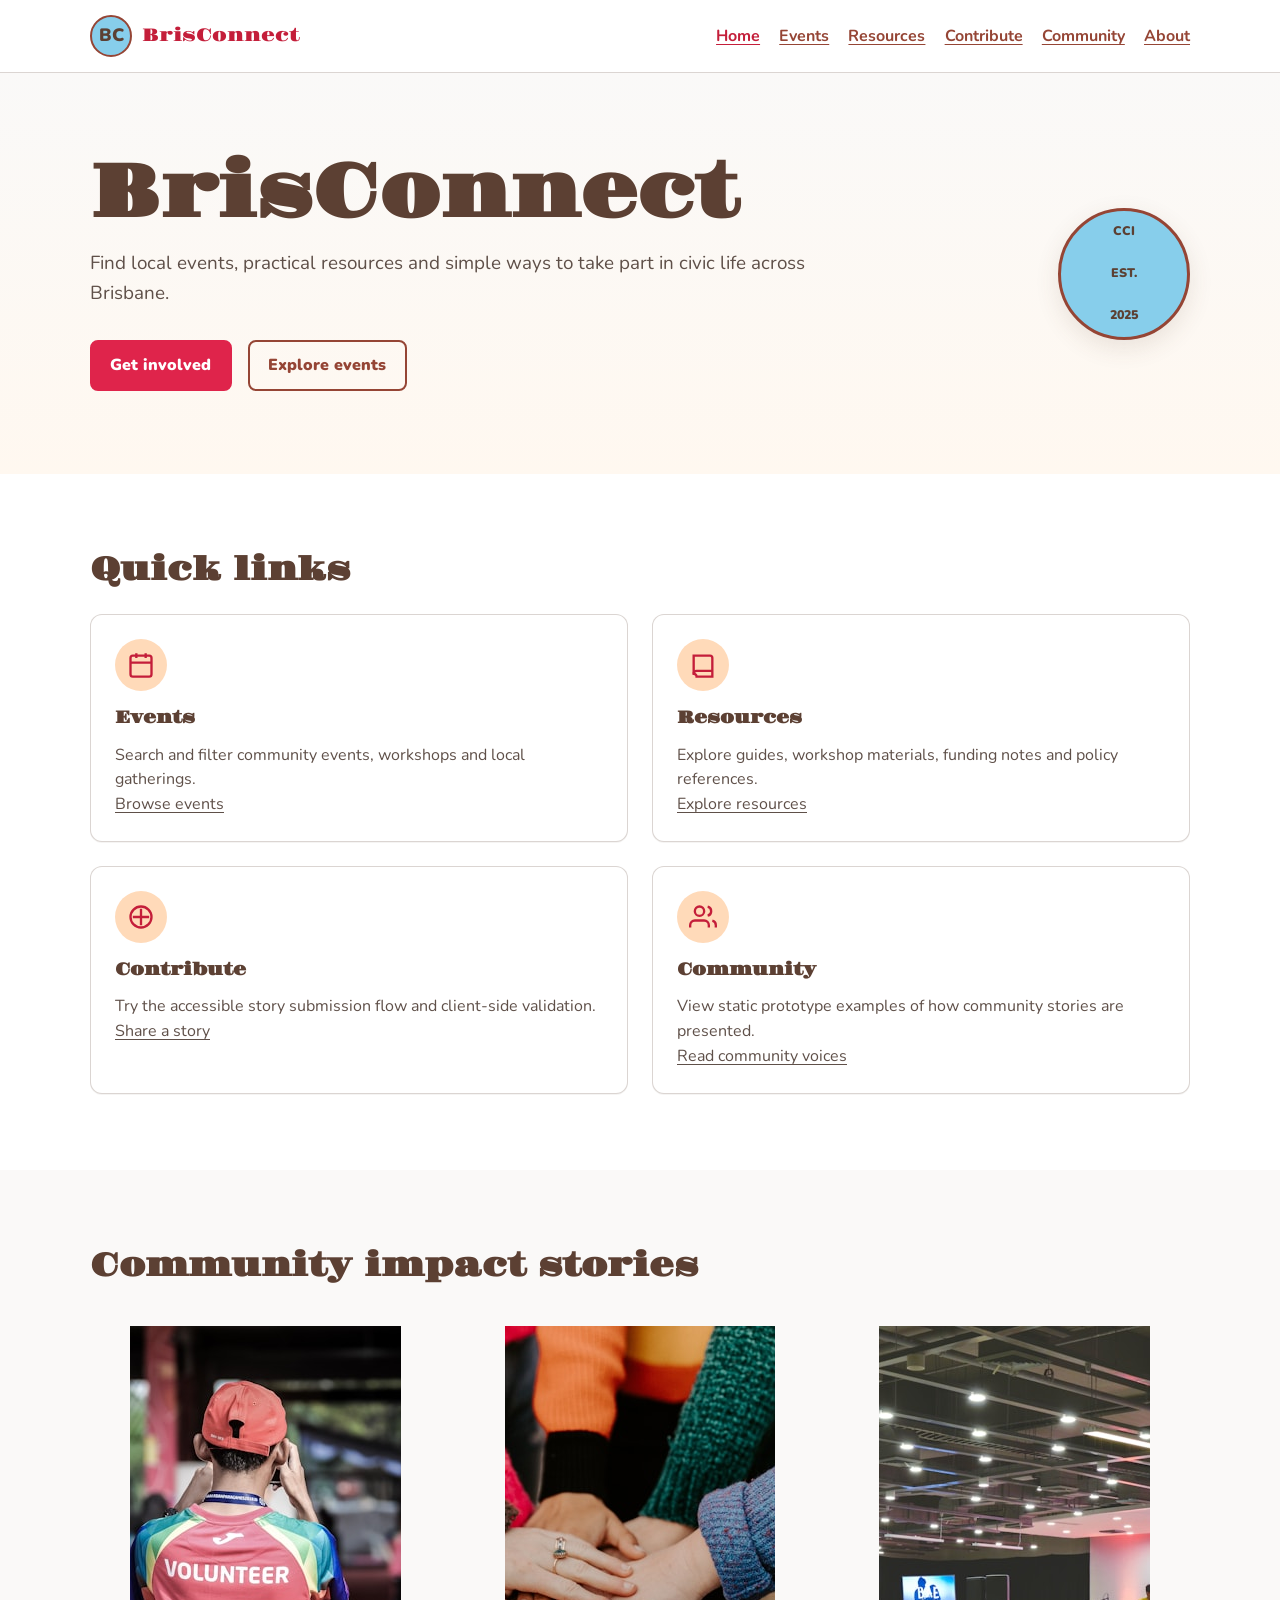
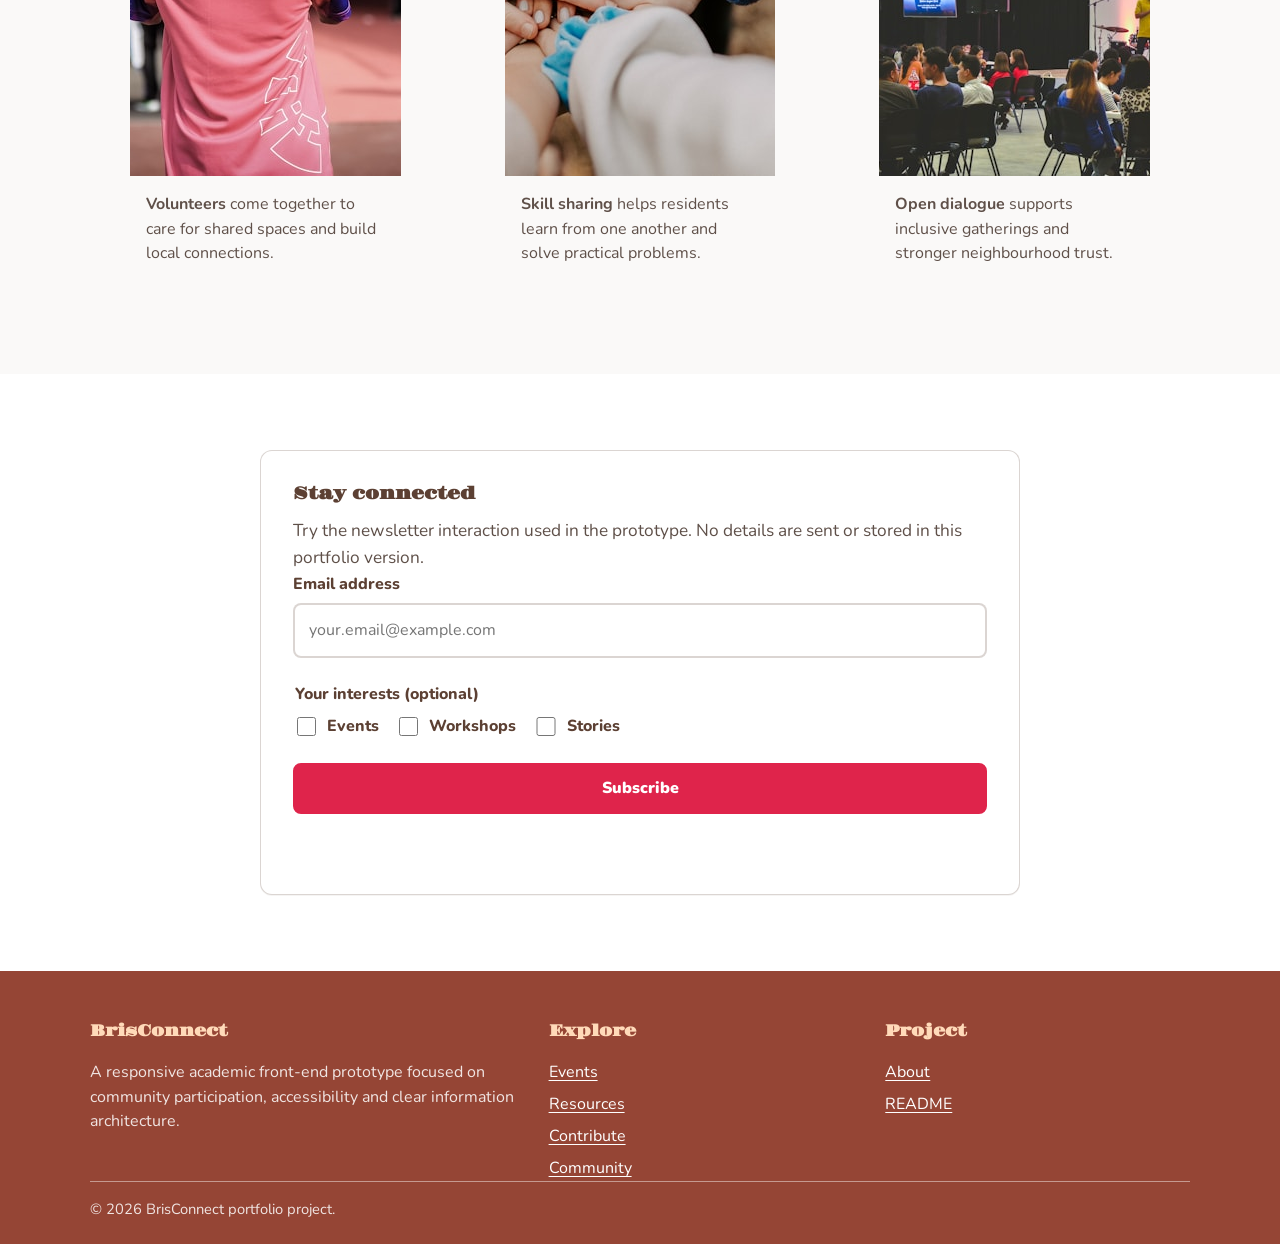
<file: index.html>
<!DOCTYPE html>
<html lang="en-AU">
<head>
  <meta charset="UTF-8">
  <meta name="viewport" content="width=device-width, initial-scale=1.0">
  <meta name="description" content="BrisConnect is a responsive community platform prototype for discovering events, resources and civic participation opportunities in Brisbane.">
  <title>BrisConnect | Community Platform Prototype</title>
  <link rel="preconnect" href="https://fonts.googleapis.com">
  <link rel="preconnect" href="https://fonts.gstatic.com" crossorigin>
  <link href="https://fonts.googleapis.com/css2?family=Gravitas+One&amp;family=Nunito:wght@400;600;700;800;900&amp;display=swap" rel="stylesheet">
  <link rel="icon" href="assets/favicons/brisconnect-icon.svg" type="image/svg+xml">
  <link rel="stylesheet" href="css/styles.css">
</head>
<body>
  <a class="skip-link" href="#main">Skip to main content</a>

  <header class="site-header">
    <div class="container site-header__inner">
      <a class="brand" href="index.html" aria-label="BrisConnect home">
        <span class="brand__mark" aria-hidden="true">BC</span>
        <span>BrisConnect</span>
      </a>
      <nav class="primary-nav" aria-label="Primary navigation">
        <ul>
          <li><a href="index.html" aria-current="page">Home</a></li>
          <li><a href="events.html">Events</a></li>
          <li><a href="resources.html">Resources</a></li>
          <li><a href="contribute.html">Contribute</a></li>
          <li><a href="community.html">Community</a></li>
          <li><a href="about.html">About</a></li>
        </ul>
      </nav>
    </div>
  </header>

  <main id="main">
    <section class="hero">
      <div class="container hero__grid">
        <div>
          <h1>BrisConnect</h1>
          <p>Find local events, practical resources and simple ways to take part in civic life across Brisbane.</p>
          <div class="actions">
            <a class="btn btn--primary" href="contribute.html">Get involved</a>
            <a class="btn btn--outline" href="events.html">Explore events</a>
          </div>
        </div>
        <div class="badge" aria-hidden="true">
          <span>CCI</span>
          <span>EST.</span>
          <span>2025</span>
        </div>
      </div>
    </section>

    <section class="section section--white" aria-labelledby="quick-links-heading">
      <div class="container">
        <h2 class="section-title" id="quick-links-heading">Quick links</h2>
        <div class="grid grid--2">
          <article class="card">
            <div class="icon-circle" aria-hidden="true">
              <svg viewBox="0 0 24 24" width="28" height="28" fill="none" stroke="currentColor" stroke-width="2">
                <rect x="3" y="4" width="18" height="18" rx="2"></rect>
                <path d="M16 2v4M8 2v4M3 10h18"></path>
              </svg>
            </div>
            <h3>Events</h3>
            <p>Search and filter community events, workshops and local gatherings.</p>
            <p><a href="events.html">Browse events</a></p>
          </article>
          <article class="card">
            <div class="icon-circle" aria-hidden="true">
              <svg viewBox="0 0 24 24" width="28" height="28" fill="none" stroke="currentColor" stroke-width="2">
                <path d="M4 19.5A2.5 2.5 0 0 1 6.5 17H20"></path>
                <path d="M4 4v15.5A2.5 2.5 0 0 1 6.5 22H20V6a2 2 0 0 0-2-2H4z"></path>
              </svg>
            </div>
            <h3>Resources</h3>
            <p>Explore guides, workshop materials, funding notes and policy references.</p>
            <p><a href="resources.html">Explore resources</a></p>
          </article>
          <article class="card">
            <div class="icon-circle" aria-hidden="true">
              <svg viewBox="0 0 24 24" width="28" height="28" fill="none" stroke="currentColor" stroke-width="2">
                <path d="M12 5v14M5 12h14"></path>
                <circle cx="12" cy="12" r="9"></circle>
              </svg>
            </div>
            <h3>Contribute</h3>
            <p>Try the accessible story submission flow and client-side validation.</p>
            <p><a href="contribute.html">Share a story</a></p>
          </article>
          <article class="card">
            <div class="icon-circle" aria-hidden="true">
              <svg viewBox="0 0 24 24" width="28" height="28" fill="none" stroke="currentColor" stroke-width="2">
                <path d="M17 21v-2a4 4 0 0 0-4-4H5a4 4 0 0 0-4 4v2"></path>
                <circle cx="9" cy="7" r="4"></circle>
                <path d="M23 21v-2a4 4 0 0 0-3-3.87M16 3.13a4 4 0 0 1 0 7.75"></path>
              </svg>
            </div>
            <h3>Community</h3>
            <p>View static prototype examples of how community stories are presented.</p>
            <p><a href="community.html">Read community voices</a></p>
          </article>
        </div>
      </div>
    </section>

    <section class="section" aria-labelledby="stories-heading">
      <div class="container">
        <h2 class="section-title" id="stories-heading">Community impact stories</h2>
        <div class="grid grid--3">
          <figure class="story-card">
            <img src="assets/images/story-volunteers.jpg" alt="Volunteer wearing a shirt at a community event" width="600" height="450" loading="lazy">
            <figcaption><strong>Volunteers</strong> come together to care for shared spaces and build local connections.</figcaption>
          </figure>
          <figure class="story-card">
            <img src="assets/images/story-hands.jpg" alt="Hands stacked together in a circle of collaboration" width="600" height="450" loading="lazy">
            <figcaption><strong>Skill sharing</strong> helps residents learn from one another and solve practical problems.</figcaption>
          </figure>
          <figure class="story-card">
            <img src="assets/images/story-auditorium.jpg" alt="People attending a community gathering in a brightly lit hall" width="600" height="450" loading="lazy">
            <figcaption><strong>Open dialogue</strong> supports inclusive gatherings and stronger neighbourhood trust.</figcaption>
          </figure>
        </div>
      </div>
    </section>

    <section class="section section--white" aria-labelledby="newsletter-heading">
      <div class="container">
        <div class="newsletter card">
          <h2 class="section-title" id="newsletter-heading">Stay connected</h2>
          <p class="lede">Try the newsletter interaction used in the prototype. No details are sent or stored in this portfolio version.</p>
          <form id="newsletter-form" class="form-grid" novalidate>
            <div class="field">
              <label for="newsletter-email">Email address</label>
              <input id="newsletter-email" name="email" type="email" autocomplete="email" placeholder="your.email@example.com" required>
            </div>
            <fieldset class="checkbox-list">
              <legend>Your interests (optional)</legend>
              <label class="checkbox-row"><input type="checkbox" name="interest_events" value="events"> Events</label>
              <label class="checkbox-row"><input type="checkbox" name="interest_workshops" value="workshops"> Workshops</label>
              <label class="checkbox-row"><input type="checkbox" name="interest_stories" value="stories"> Stories</label>
            </fieldset>
            <button class="btn btn--primary" type="submit">Subscribe</button>
            <p id="newsletter-feedback" class="feedback" aria-live="polite"></p>
          </form>
        </div>
      </div>
    </section>
  </main>

  <footer class="site-footer">
    <div class="container">
      <div class="footer-grid">
        <section>
          <h2>BrisConnect</h2>
          <p>A responsive academic front-end prototype focused on community participation, accessibility and clear information architecture.</p>
        </section>
        <section>
          <h3>Explore</h3>
          <ul>
            <li><a href="events.html">Events</a></li>
            <li><a href="resources.html">Resources</a></li>
            <li><a href="contribute.html">Contribute</a></li>
            <li><a href="community.html">Community</a></li>
          </ul>
        </section>
        <section>
          <h3>Project</h3>
          <ul>
            <li><a href="about.html">About</a></li>
            <li><a href="README.md">README</a></li>
          </ul>
        </section>
      </div>
      <p class="footer-meta">&copy; <span id="year">2026</span> BrisConnect portfolio project.</p>
    </div>
  </footer>

  <script type="module" src="js/main.js"></script>
  <script type="module" src="js/home.js"></script>
</body>
</html>
</file>
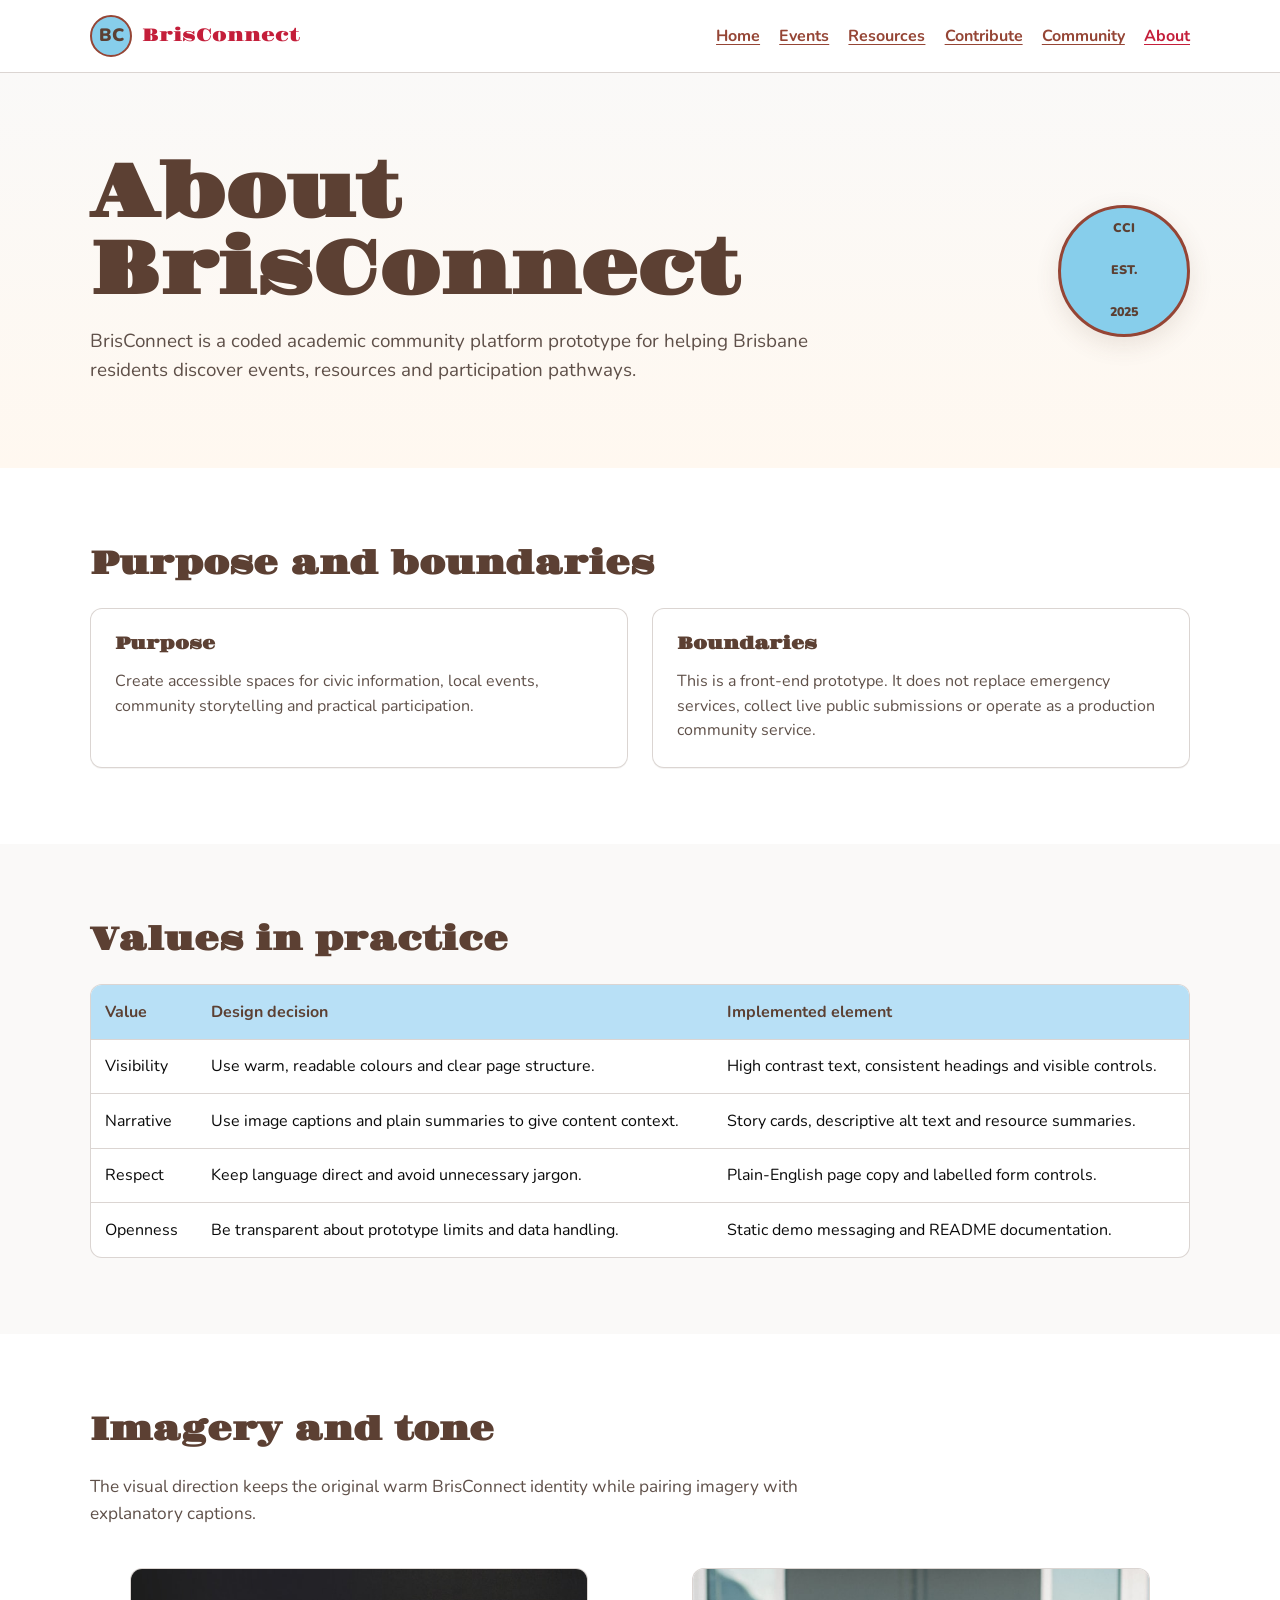
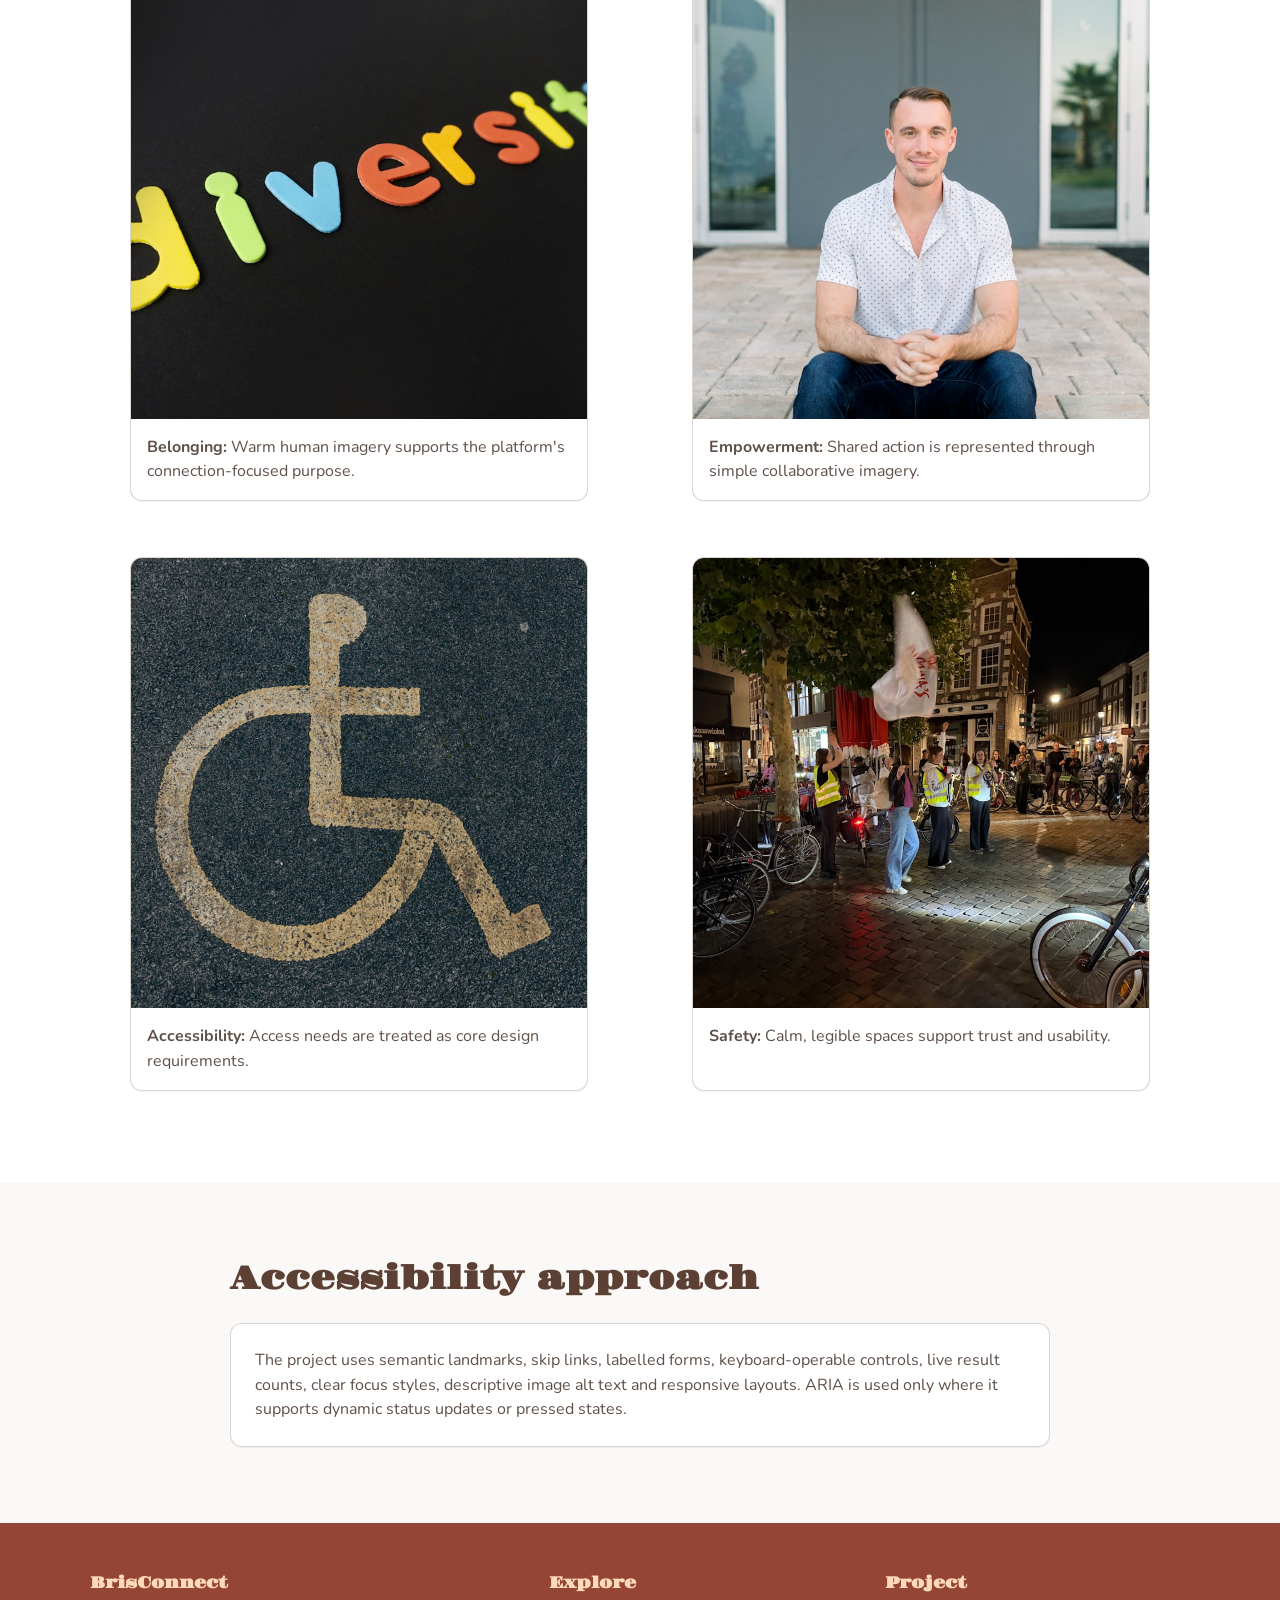
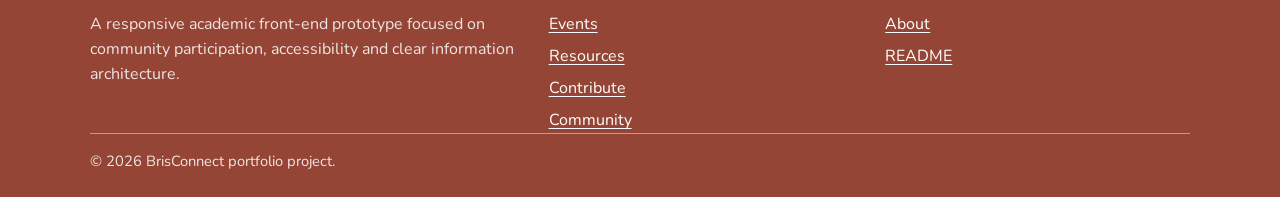
<file: about.html>
<!DOCTYPE html>
<html lang="en-AU">
<head>
  <meta charset="UTF-8">
  <meta name="viewport" content="width=device-width, initial-scale=1.0">
  <meta name="description" content="Learn about BrisConnect, an academic responsive community platform prototype focused on inclusive civic participation.">
  <title>About | BrisConnect</title>
  <link rel="preconnect" href="https://fonts.googleapis.com">
  <link rel="preconnect" href="https://fonts.gstatic.com" crossorigin>
  <link href="https://fonts.googleapis.com/css2?family=Gravitas+One&amp;family=Nunito:wght@400;600;700;800;900&amp;display=swap" rel="stylesheet">
  <link rel="icon" href="assets/favicons/brisconnect-icon.svg" type="image/svg+xml">
  <link rel="stylesheet" href="css/styles.css">
</head>
<body>
  <a class="skip-link" href="#main">Skip to main content</a>

  <header class="site-header">
    <div class="container site-header__inner">
      <a class="brand" href="index.html" aria-label="BrisConnect home">
        <span class="brand__mark" aria-hidden="true">BC</span>
        <span>BrisConnect</span>
      </a>
      <nav class="primary-nav" aria-label="Primary navigation">
        <ul>
          <li><a href="index.html">Home</a></li>
          <li><a href="events.html">Events</a></li>
          <li><a href="resources.html">Resources</a></li>
          <li><a href="contribute.html">Contribute</a></li>
          <li><a href="community.html">Community</a></li>
          <li><a href="about.html" aria-current="page">About</a></li>
        </ul>
      </nav>
    </div>
  </header>

  <main id="main">
    <section class="hero">
      <div class="container hero__grid">
        <div>
          <h1>About BrisConnect</h1>
          <p>BrisConnect is a coded academic community platform prototype for helping Brisbane residents discover events, resources and participation pathways.</p>
        </div>
        <div class="badge" aria-hidden="true">
          <span>CCI</span>
          <span>EST.</span>
          <span>2025</span>
        </div>
      </div>
    </section>

    <section class="section section--white" aria-labelledby="mission-heading">
      <div class="container">
        <h2 class="section-title" id="mission-heading">Purpose and boundaries</h2>
        <div class="grid grid--2">
          <article class="card">
            <h3>Purpose</h3>
            <p>Create accessible spaces for civic information, local events, community storytelling and practical participation.</p>
          </article>
          <article class="card">
            <h3>Boundaries</h3>
            <p>This is a front-end prototype. It does not replace emergency services, collect live public submissions or operate as a production community service.</p>
          </article>
        </div>
      </div>
    </section>

    <section class="section" aria-labelledby="values-heading">
      <div class="container">
        <h2 class="section-title" id="values-heading">Values in practice</h2>
        <div class="table-wrap">
          <table>
            <thead>
              <tr>
                <th scope="col">Value</th>
                <th scope="col">Design decision</th>
                <th scope="col">Implemented element</th>
              </tr>
            </thead>
            <tbody>
              <tr>
                <td>Visibility</td>
                <td>Use warm, readable colours and clear page structure.</td>
                <td>High contrast text, consistent headings and visible controls.</td>
              </tr>
              <tr>
                <td>Narrative</td>
                <td>Use image captions and plain summaries to give content context.</td>
                <td>Story cards, descriptive alt text and resource summaries.</td>
              </tr>
              <tr>
                <td>Respect</td>
                <td>Keep language direct and avoid unnecessary jargon.</td>
                <td>Plain-English page copy and labelled form controls.</td>
              </tr>
              <tr>
                <td>Openness</td>
                <td>Be transparent about prototype limits and data handling.</td>
                <td>Static demo messaging and README documentation.</td>
              </tr>
            </tbody>
          </table>
        </div>
      </div>
    </section>

    <section class="section section--white" aria-labelledby="imagery-heading">
      <div class="container">
        <h2 class="section-title" id="imagery-heading">Imagery and tone</h2>
        <p class="lede">The visual direction keeps the original warm BrisConnect identity while pairing imagery with explanatory captions.</p>
        <div class="grid grid--2">
          <figure class="figure-card">
            <img src="assets/images/belonging.jpg" alt="Diverse community members smiling together" width="600" height="450" loading="lazy">
            <figcaption><strong>Belonging:</strong> Warm human imagery supports the platform's connection-focused purpose.</figcaption>
          </figure>
          <figure class="figure-card">
            <img src="assets/images/empowerment.jpg" alt="Multiple hands joined together in a circle" width="600" height="450" loading="lazy">
            <figcaption><strong>Empowerment:</strong> Shared action is represented through simple collaborative imagery.</figcaption>
          </figure>
          <figure class="figure-card">
            <img src="assets/images/accessibility.jpg" alt="A wheelchair ramp leading into a public building" width="600" height="450" loading="lazy">
            <figcaption><strong>Accessibility:</strong> Access needs are treated as core design requirements.</figcaption>
          </figure>
          <figure class="figure-card">
            <img src="assets/images/safety.jpg" alt="A clean and well-lit public park walkway at dusk" width="600" height="450" loading="lazy">
            <figcaption><strong>Safety:</strong> Calm, legible spaces support trust and usability.</figcaption>
          </figure>
        </div>
      </div>
    </section>

    <section class="section" aria-labelledby="accessibility-heading">
      <div class="container narrow">
        <h2 class="section-title" id="accessibility-heading">Accessibility approach</h2>
        <div class="card">
          <p>The project uses semantic landmarks, skip links, labelled forms, keyboard-operable controls, live result counts, clear focus styles, descriptive image alt text and responsive layouts. ARIA is used only where it supports dynamic status updates or pressed states.</p>
        </div>
      </div>
    </section>
  </main>

  <footer class="site-footer">
    <div class="container">
      <div class="footer-grid">
        <section>
          <h2>BrisConnect</h2>
          <p>A responsive academic front-end prototype focused on community participation, accessibility and clear information architecture.</p>
        </section>
        <section>
          <h3>Explore</h3>
          <ul>
            <li><a href="events.html">Events</a></li>
            <li><a href="resources.html">Resources</a></li>
            <li><a href="contribute.html">Contribute</a></li>
            <li><a href="community.html">Community</a></li>
          </ul>
        </section>
        <section>
          <h3>Project</h3>
          <ul>
            <li><a href="about.html">About</a></li>
            <li><a href="README.md">README</a></li>
          </ul>
        </section>
      </div>
      <p class="footer-meta">&copy; <span id="year">2026</span> BrisConnect portfolio project.</p>
    </div>
  </footer>

  <script type="module" src="js/main.js"></script>
</body>
</html>
</file>
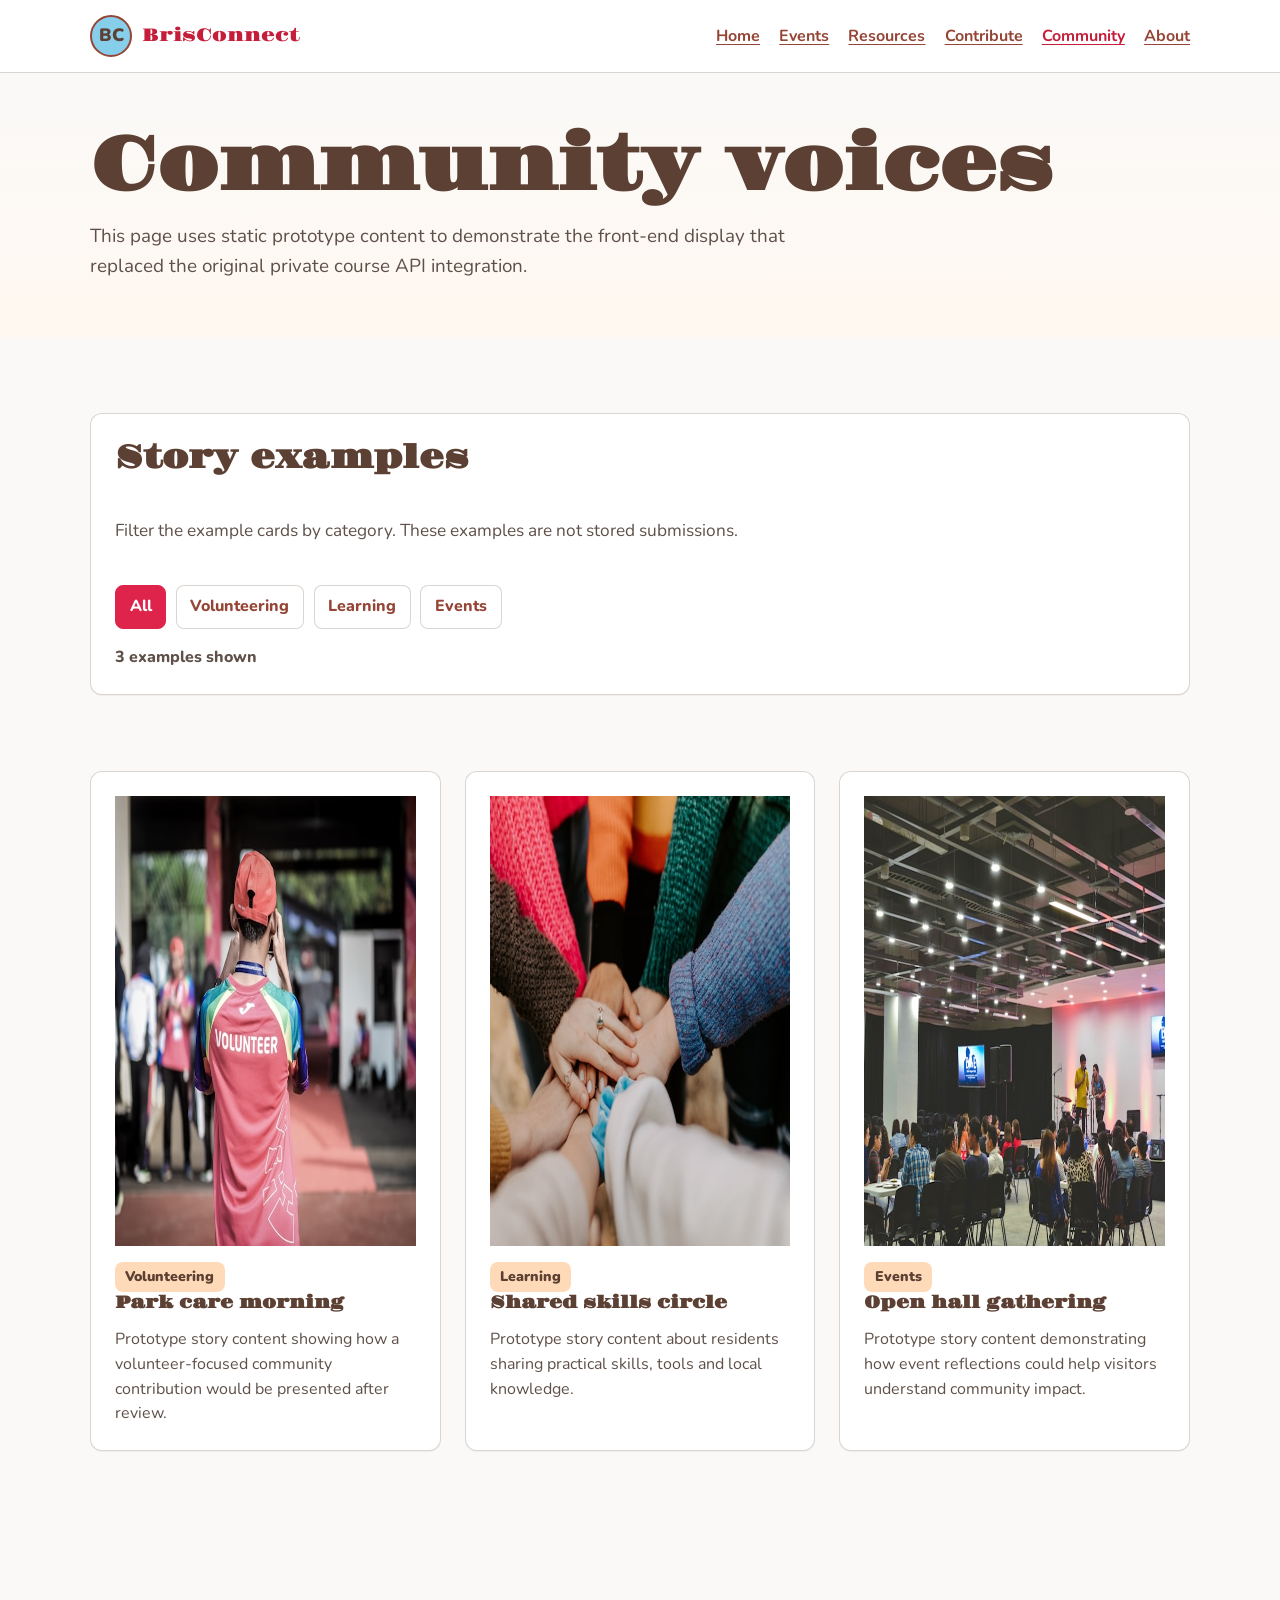
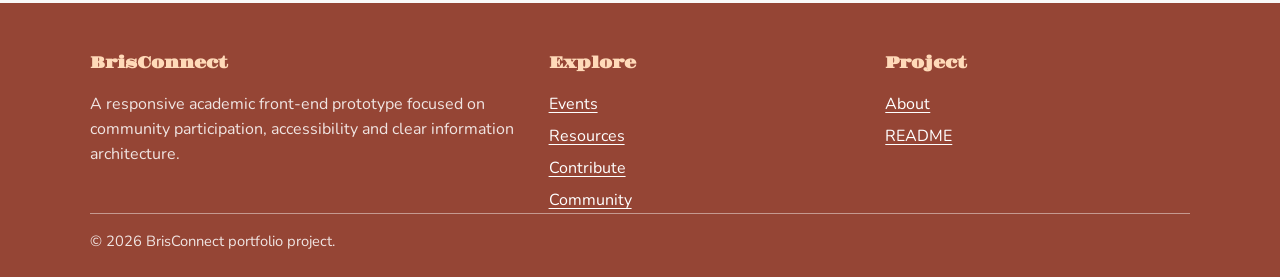
<file: community.html>
<!DOCTYPE html>
<html lang="en-AU">
<head>
  <meta charset="UTF-8">
  <meta name="viewport" content="width=device-width, initial-scale=1.0">
  <meta name="description" content="View static prototype examples of BrisConnect community story cards.">
  <title>Community Voices | BrisConnect</title>
  <link rel="preconnect" href="https://fonts.googleapis.com">
  <link rel="preconnect" href="https://fonts.gstatic.com" crossorigin>
  <link href="https://fonts.googleapis.com/css2?family=Gravitas+One&amp;family=Nunito:wght@400;600;700;800;900&amp;display=swap" rel="stylesheet">
  <link rel="icon" href="assets/favicons/brisconnect-icon.svg" type="image/svg+xml">
  <link rel="stylesheet" href="css/styles.css">
</head>
<body>
  <a class="skip-link" href="#main">Skip to main content</a>

  <header class="site-header">
    <div class="container site-header__inner">
      <a class="brand" href="index.html" aria-label="BrisConnect home">
        <span class="brand__mark" aria-hidden="true">BC</span>
        <span>BrisConnect</span>
      </a>
      <nav class="primary-nav" aria-label="Primary navigation">
        <ul>
          <li><a href="index.html">Home</a></li>
          <li><a href="events.html">Events</a></li>
          <li><a href="resources.html">Resources</a></li>
          <li><a href="contribute.html">Contribute</a></li>
          <li><a href="community.html" aria-current="page">Community</a></li>
          <li><a href="about.html">About</a></li>
        </ul>
      </nav>
    </div>
  </header>

  <main id="main">
    <section class="hero hero--compact">
      <div class="container">
        <h1 class="page-title">Community voices</h1>
        <p>This page uses static prototype content to demonstrate the front-end display that replaced the original private course API integration.</p>
      </div>
    </section>

    <section class="section" aria-labelledby="voices-heading">
      <div class="container">
        <div class="filter-card">
          <h2 class="section-title" id="voices-heading">Story examples</h2>
          <p class="lede">Filter the example cards by category. These examples are not stored submissions.</p>
          <div class="filter-pills" role="group" aria-label="Story category">
            <button class="pill" type="button" data-category="all" aria-pressed="true">All</button>
            <button class="pill" type="button" data-category="Volunteering" aria-pressed="false">Volunteering</button>
            <button class="pill" type="button" data-category="Learning" aria-pressed="false">Learning</button>
            <button class="pill" type="button" data-category="Events" aria-pressed="false">Events</button>
          </div>
          <p id="community-status" class="results-count" aria-live="polite">Loading community examples...</p>
        </div>

        <div id="community-list" class="grid grid--3 section" aria-live="polite"></div>
        <div id="community-empty" class="empty-state" hidden>No examples match this category.</div>
      </div>
    </section>
  </main>

  <footer class="site-footer">
    <div class="container">
      <div class="footer-grid">
        <section>
          <h2>BrisConnect</h2>
          <p>A responsive academic front-end prototype focused on community participation, accessibility and clear information architecture.</p>
        </section>
        <section>
          <h3>Explore</h3>
          <ul>
            <li><a href="events.html">Events</a></li>
            <li><a href="resources.html">Resources</a></li>
            <li><a href="contribute.html">Contribute</a></li>
            <li><a href="community.html">Community</a></li>
          </ul>
        </section>
        <section>
          <h3>Project</h3>
          <ul>
            <li><a href="about.html">About</a></li>
            <li><a href="README.md">README</a></li>
          </ul>
        </section>
      </div>
      <p class="footer-meta">&copy; <span id="year">2026</span> BrisConnect portfolio project.</p>
    </div>
  </footer>

  <script type="module" src="js/main.js"></script>
  <script type="module" src="js/community.js"></script>
</body>
</html>
</file>
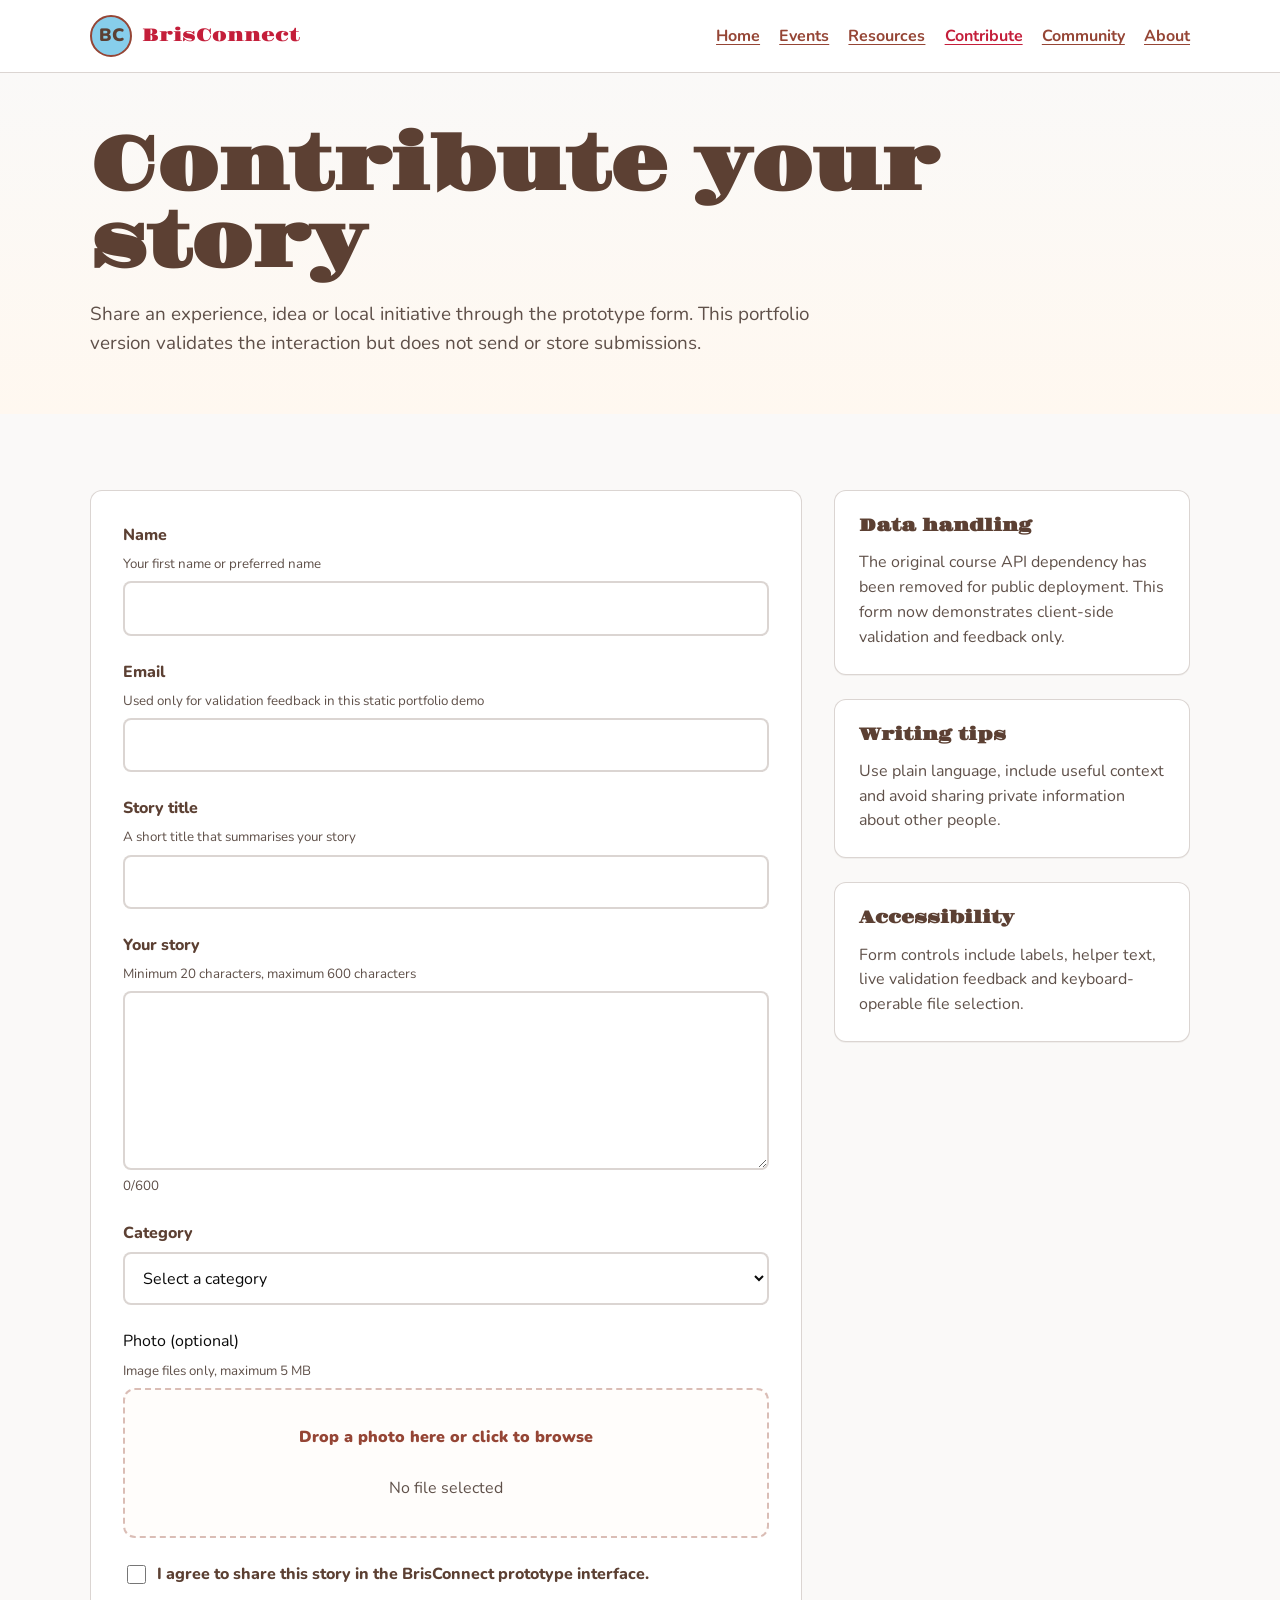
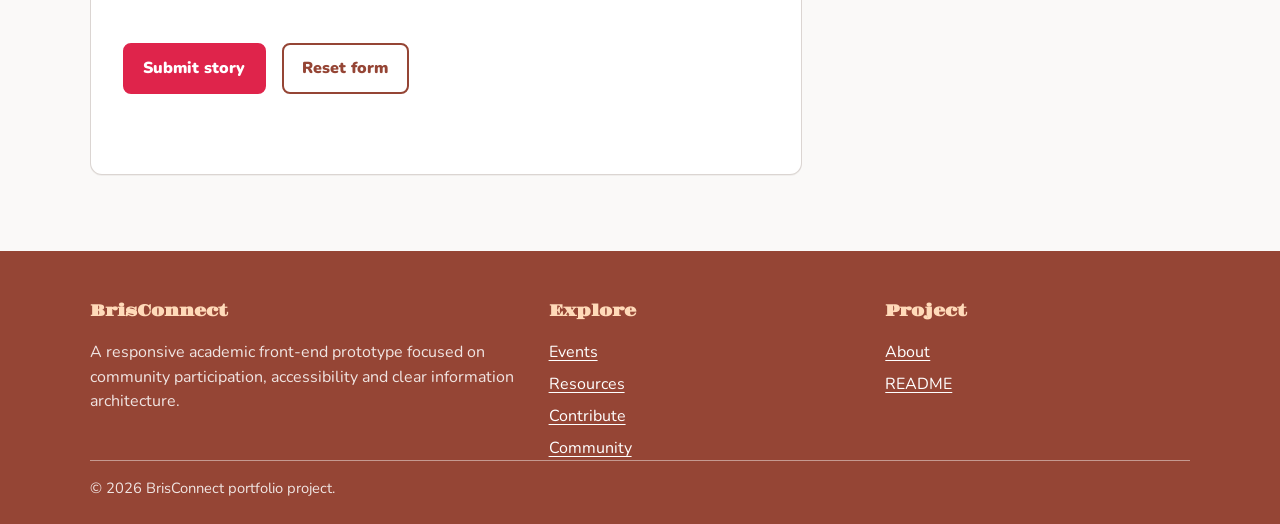
<file: contribute.html>
<!DOCTYPE html>
<html lang="en-AU">
<head>
  <meta charset="UTF-8">
  <meta name="viewport" content="width=device-width, initial-scale=1.0">
  <meta name="description" content="Try the BrisConnect contribution form prototype with accessible validation and local-only demo feedback.">
  <title>Contribute | BrisConnect</title>
  <link rel="preconnect" href="https://fonts.googleapis.com">
  <link rel="preconnect" href="https://fonts.gstatic.com" crossorigin>
  <link href="https://fonts.googleapis.com/css2?family=Gravitas+One&amp;family=Nunito:wght@400;600;700;800;900&amp;display=swap" rel="stylesheet">
  <link rel="icon" href="assets/favicons/brisconnect-icon.svg" type="image/svg+xml">
  <link rel="stylesheet" href="css/styles.css">
</head>
<body>
  <a class="skip-link" href="#main">Skip to main content</a>

  <header class="site-header">
    <div class="container site-header__inner">
      <a class="brand" href="index.html" aria-label="BrisConnect home">
        <span class="brand__mark" aria-hidden="true">BC</span>
        <span>BrisConnect</span>
      </a>
      <nav class="primary-nav" aria-label="Primary navigation">
        <ul>
          <li><a href="index.html">Home</a></li>
          <li><a href="events.html">Events</a></li>
          <li><a href="resources.html">Resources</a></li>
          <li><a href="contribute.html" aria-current="page">Contribute</a></li>
          <li><a href="community.html">Community</a></li>
          <li><a href="about.html">About</a></li>
        </ul>
      </nav>
    </div>
  </header>

  <main id="main">
    <section class="hero hero--compact">
      <div class="container">
        <h1 class="page-title">Contribute your story</h1>
        <p>Share an experience, idea or local initiative through the prototype form. This portfolio version validates the interaction but does not send or store submissions.</p>
      </div>
    </section>

    <section class="section">
      <div class="container form-layout">
        <div>
          <form id="community-form" class="form-card" novalidate>
            <div class="field">
              <label for="name">Name</label>
              <small id="help-name">Your first name or preferred name</small>
              <input id="name" name="name" type="text" autocomplete="name" aria-describedby="help-name" required>
            </div>

            <div class="field">
              <label for="email">Email</label>
              <small id="help-email">Used only for validation feedback in this static portfolio demo</small>
              <input id="email" name="email" type="email" autocomplete="email" aria-describedby="help-email" required>
            </div>

            <div class="field">
              <label for="story-title">Story title</label>
              <small id="help-title">A short title that summarises your story</small>
              <input id="story-title" name="story_title" type="text" minlength="4" aria-describedby="help-title" required>
            </div>

            <div class="field">
              <label for="story-content">Your story</label>
              <small id="help-content">Minimum 20 characters, maximum 600 characters</small>
              <textarea id="story-content" name="story" minlength="20" maxlength="600" rows="6" aria-describedby="help-content char-count" required></textarea>
              <small id="char-count" aria-live="polite">0/600</small>
            </div>

            <div class="field">
              <label for="category">Category</label>
              <select id="category" name="category" required>
                <option value="">Select a category</option>
                <option value="events">Events</option>
                <option value="workshops">Workshops</option>
                <option value="accessibility">Accessibility</option>
                <option value="safety">Safety</option>
              </select>
            </div>

            <div class="field">
              <span id="photo-label">Photo (optional)</span>
              <small id="help-photo">Image files only, maximum 5 MB</small>
              <input id="photo-upload" name="photo" type="file" accept="image/*" hidden>
              <button id="dropzone" class="dropzone" type="button" aria-labelledby="photo-label" aria-describedby="help-photo selected-file">
                <span class="dropzone__text">Drop a photo here or click to browse</span>
                <span id="selected-file" class="dropzone__hint">No file selected</span>
              </button>
            </div>

            <label class="checkbox-row">
              <input id="consent" name="consent" type="checkbox" required>
              I agree to share this story in the BrisConnect prototype interface.
            </label>

            <div class="actions form-actions">
              <button class="btn btn--primary" type="submit">Submit story</button>
              <button class="btn btn--outline" type="reset">Reset form</button>
            </div>

            <p id="form-feedback" class="feedback" role="status" aria-live="polite"></p>
          </form>
        </div>

        <aside class="sidebar" aria-labelledby="contribute-notes">
          <div class="card">
            <h2 id="contribute-notes">Data handling</h2>
            <p>The original course API dependency has been removed for public deployment. This form now demonstrates client-side validation and feedback only.</p>
          </div>
          <div class="card">
            <h2>Writing tips</h2>
            <p>Use plain language, include useful context and avoid sharing private information about other people.</p>
          </div>
          <div class="card">
            <h2>Accessibility</h2>
            <p>Form controls include labels, helper text, live validation feedback and keyboard-operable file selection.</p>
          </div>
        </aside>
      </div>
    </section>
  </main>

  <footer class="site-footer">
    <div class="container">
      <div class="footer-grid">
        <section>
          <h2>BrisConnect</h2>
          <p>A responsive academic front-end prototype focused on community participation, accessibility and clear information architecture.</p>
        </section>
        <section>
          <h3>Explore</h3>
          <ul>
            <li><a href="events.html">Events</a></li>
            <li><a href="resources.html">Resources</a></li>
            <li><a href="contribute.html">Contribute</a></li>
            <li><a href="community.html">Community</a></li>
          </ul>
        </section>
        <section>
          <h3>Project</h3>
          <ul>
            <li><a href="about.html">About</a></li>
            <li><a href="README.md">README</a></li>
          </ul>
        </section>
      </div>
      <p class="footer-meta">&copy; <span id="year">2026</span> BrisConnect portfolio project.</p>
    </div>
  </footer>

  <script type="module" src="js/main.js"></script>
  <script type="module" src="js/contribute.js"></script>
</body>
</html>
</file>
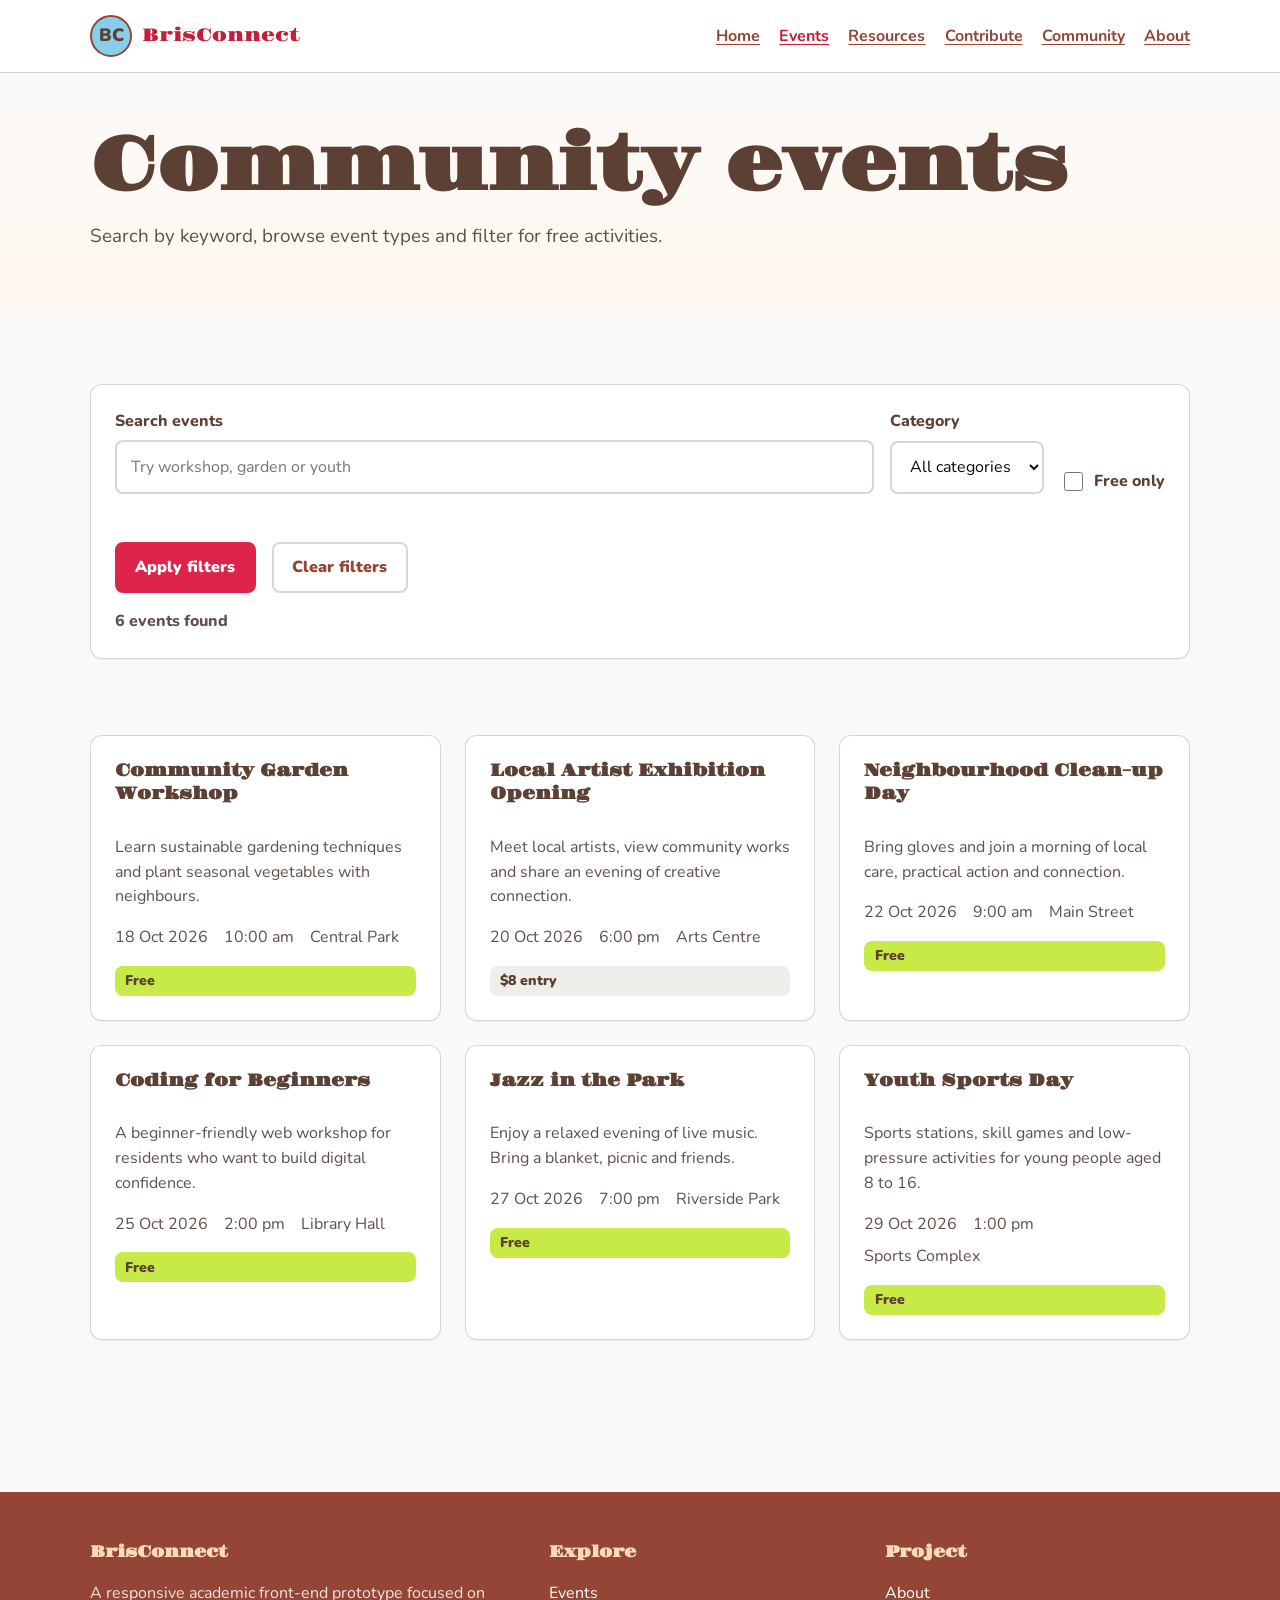
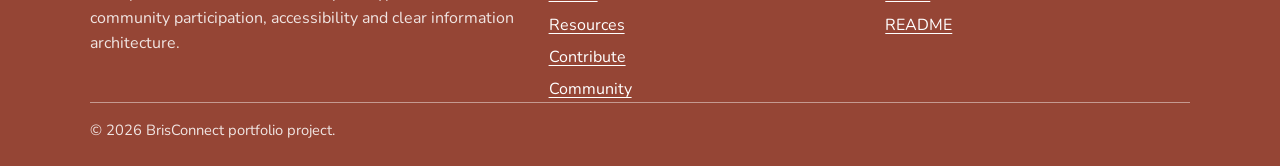
<file: events.html>
<!DOCTYPE html>
<html lang="en-AU">
<head>
  <meta charset="UTF-8">
  <meta name="viewport" content="width=device-width, initial-scale=1.0">
  <meta name="description" content="Search and filter prototype community events in the BrisConnect front-end project.">
  <title>Events | BrisConnect</title>
  <link rel="preconnect" href="https://fonts.googleapis.com">
  <link rel="preconnect" href="https://fonts.gstatic.com" crossorigin>
  <link href="https://fonts.googleapis.com/css2?family=Gravitas+One&amp;family=Nunito:wght@400;600;700;800;900&amp;display=swap" rel="stylesheet">
  <link rel="icon" href="assets/favicons/brisconnect-icon.svg" type="image/svg+xml">
  <link rel="stylesheet" href="css/styles.css">
</head>
<body>
  <a class="skip-link" href="#main">Skip to main content</a>

  <header class="site-header">
    <div class="container site-header__inner">
      <a class="brand" href="index.html" aria-label="BrisConnect home">
        <span class="brand__mark" aria-hidden="true">BC</span>
        <span>BrisConnect</span>
      </a>
      <nav class="primary-nav" aria-label="Primary navigation">
        <ul>
          <li><a href="index.html">Home</a></li>
          <li><a href="events.html" aria-current="page">Events</a></li>
          <li><a href="resources.html">Resources</a></li>
          <li><a href="contribute.html">Contribute</a></li>
          <li><a href="community.html">Community</a></li>
          <li><a href="about.html">About</a></li>
        </ul>
      </nav>
    </div>
  </header>

  <main id="main">
    <section class="hero hero--compact">
      <div class="container">
        <h1 class="page-title">Community events</h1>
        <p>Search by keyword, browse event types and filter for free activities.</p>
      </div>
    </section>

    <section class="section" aria-labelledby="event-filter-heading">
      <div class="container">
        <h2 id="event-filter-heading" class="sr-only">Filter events</h2>
        <form id="event-filters" class="filter-card" role="search" aria-label="Filter community events" novalidate>
          <div class="filter-row">
            <div class="field">
              <label for="search-events">Search events</label>
              <input id="search-events" name="query" type="search" autocomplete="off" placeholder="Try workshop, garden or youth">
            </div>
            <div class="field">
              <label for="event-category">Category</label>
              <select id="event-category" name="category">
                <option value="all">All categories</option>
                <option value="environment">Environment</option>
                <option value="arts">Arts</option>
                <option value="learning">Learning</option>
                <option value="family">Family</option>
              </select>
            </div>
            <label class="checkbox-row">
              <input id="free-only" name="free" type="checkbox">
              Free only
            </label>
          </div>
          <div class="actions">
            <button class="btn btn--primary" type="submit">Apply filters</button>
            <button class="btn btn--quiet" type="button" id="clear-event-filters">Clear filters</button>
          </div>
          <p id="event-results-count" class="results-count" aria-live="polite"></p>
        </form>

        <div id="events-empty" class="empty-state" hidden>No events match your filters. Try clearing the search or changing category.</div>

        <section class="section" aria-labelledby="event-results-heading">
          <h2 id="event-results-heading" class="sr-only">Event results</h2>
          <div id="events-grid" class="grid grid--3">
            <article class="card event-card" data-title="Community Garden Workshop" data-category="environment" data-free="true">
              <h3>Community Garden Workshop</h3>
              <p>Learn sustainable gardening techniques and plant seasonal vegetables with neighbours.</p>
              <ul class="meta">
                <li><time datetime="2026-10-18T10:00:00">18 Oct 2026</time></li>
                <li>10:00 am</li>
                <li>Central Park</li>
              </ul>
              <span class="tag tag--free">Free</span>
            </article>

            <article class="card event-card" data-title="Local Artist Exhibition Opening" data-category="arts" data-free="false">
              <h3>Local Artist Exhibition Opening</h3>
              <p>Meet local artists, view community works and share an evening of creative connection.</p>
              <ul class="meta">
                <li><time datetime="2026-10-20T18:00:00">20 Oct 2026</time></li>
                <li>6:00 pm</li>
                <li>Arts Centre</li>
              </ul>
              <span class="tag tag--neutral">$8 entry</span>
            </article>

            <article class="card event-card" data-title="Neighbourhood Clean-up Day" data-category="environment" data-free="true">
              <h3>Neighbourhood Clean-up Day</h3>
              <p>Bring gloves and join a morning of local care, practical action and connection.</p>
              <ul class="meta">
                <li><time datetime="2026-10-22T09:00:00">22 Oct 2026</time></li>
                <li>9:00 am</li>
                <li>Main Street</li>
              </ul>
              <span class="tag tag--free">Free</span>
            </article>

            <article class="card event-card" data-title="Coding for Beginners" data-category="learning" data-free="true">
              <h3>Coding for Beginners</h3>
              <p>A beginner-friendly web workshop for residents who want to build digital confidence.</p>
              <ul class="meta">
                <li><time datetime="2026-10-25T14:00:00">25 Oct 2026</time></li>
                <li>2:00 pm</li>
                <li>Library Hall</li>
              </ul>
              <span class="tag tag--free">Free</span>
            </article>

            <article class="card event-card" data-title="Jazz in the Park" data-category="arts" data-free="true">
              <h3>Jazz in the Park</h3>
              <p>Enjoy a relaxed evening of live music. Bring a blanket, picnic and friends.</p>
              <ul class="meta">
                <li><time datetime="2026-10-27T19:00:00">27 Oct 2026</time></li>
                <li>7:00 pm</li>
                <li>Riverside Park</li>
              </ul>
              <span class="tag tag--free">Free</span>
            </article>

            <article class="card event-card" data-title="Youth Sports Day" data-category="family" data-free="true">
              <h3>Youth Sports Day</h3>
              <p>Sports stations, skill games and low-pressure activities for young people aged 8 to 16.</p>
              <ul class="meta">
                <li><time datetime="2026-10-29T13:00:00">29 Oct 2026</time></li>
                <li>1:00 pm</li>
                <li>Sports Complex</li>
              </ul>
              <span class="tag tag--free">Free</span>
            </article>
          </div>
        </section>
      </div>
    </section>
  </main>

  <footer class="site-footer">
    <div class="container">
      <div class="footer-grid">
        <section>
          <h2>BrisConnect</h2>
          <p>A responsive academic front-end prototype focused on community participation, accessibility and clear information architecture.</p>
        </section>
        <section>
          <h3>Explore</h3>
          <ul>
            <li><a href="events.html">Events</a></li>
            <li><a href="resources.html">Resources</a></li>
            <li><a href="contribute.html">Contribute</a></li>
            <li><a href="community.html">Community</a></li>
          </ul>
        </section>
        <section>
          <h3>Project</h3>
          <ul>
            <li><a href="about.html">About</a></li>
            <li><a href="README.md">README</a></li>
          </ul>
        </section>
      </div>
      <p class="footer-meta">&copy; <span id="year">2026</span> BrisConnect portfolio project.</p>
    </div>
  </footer>

  <script type="module" src="js/main.js"></script>
  <script type="module" src="js/events.js"></script>
</body>
</html>
</file>
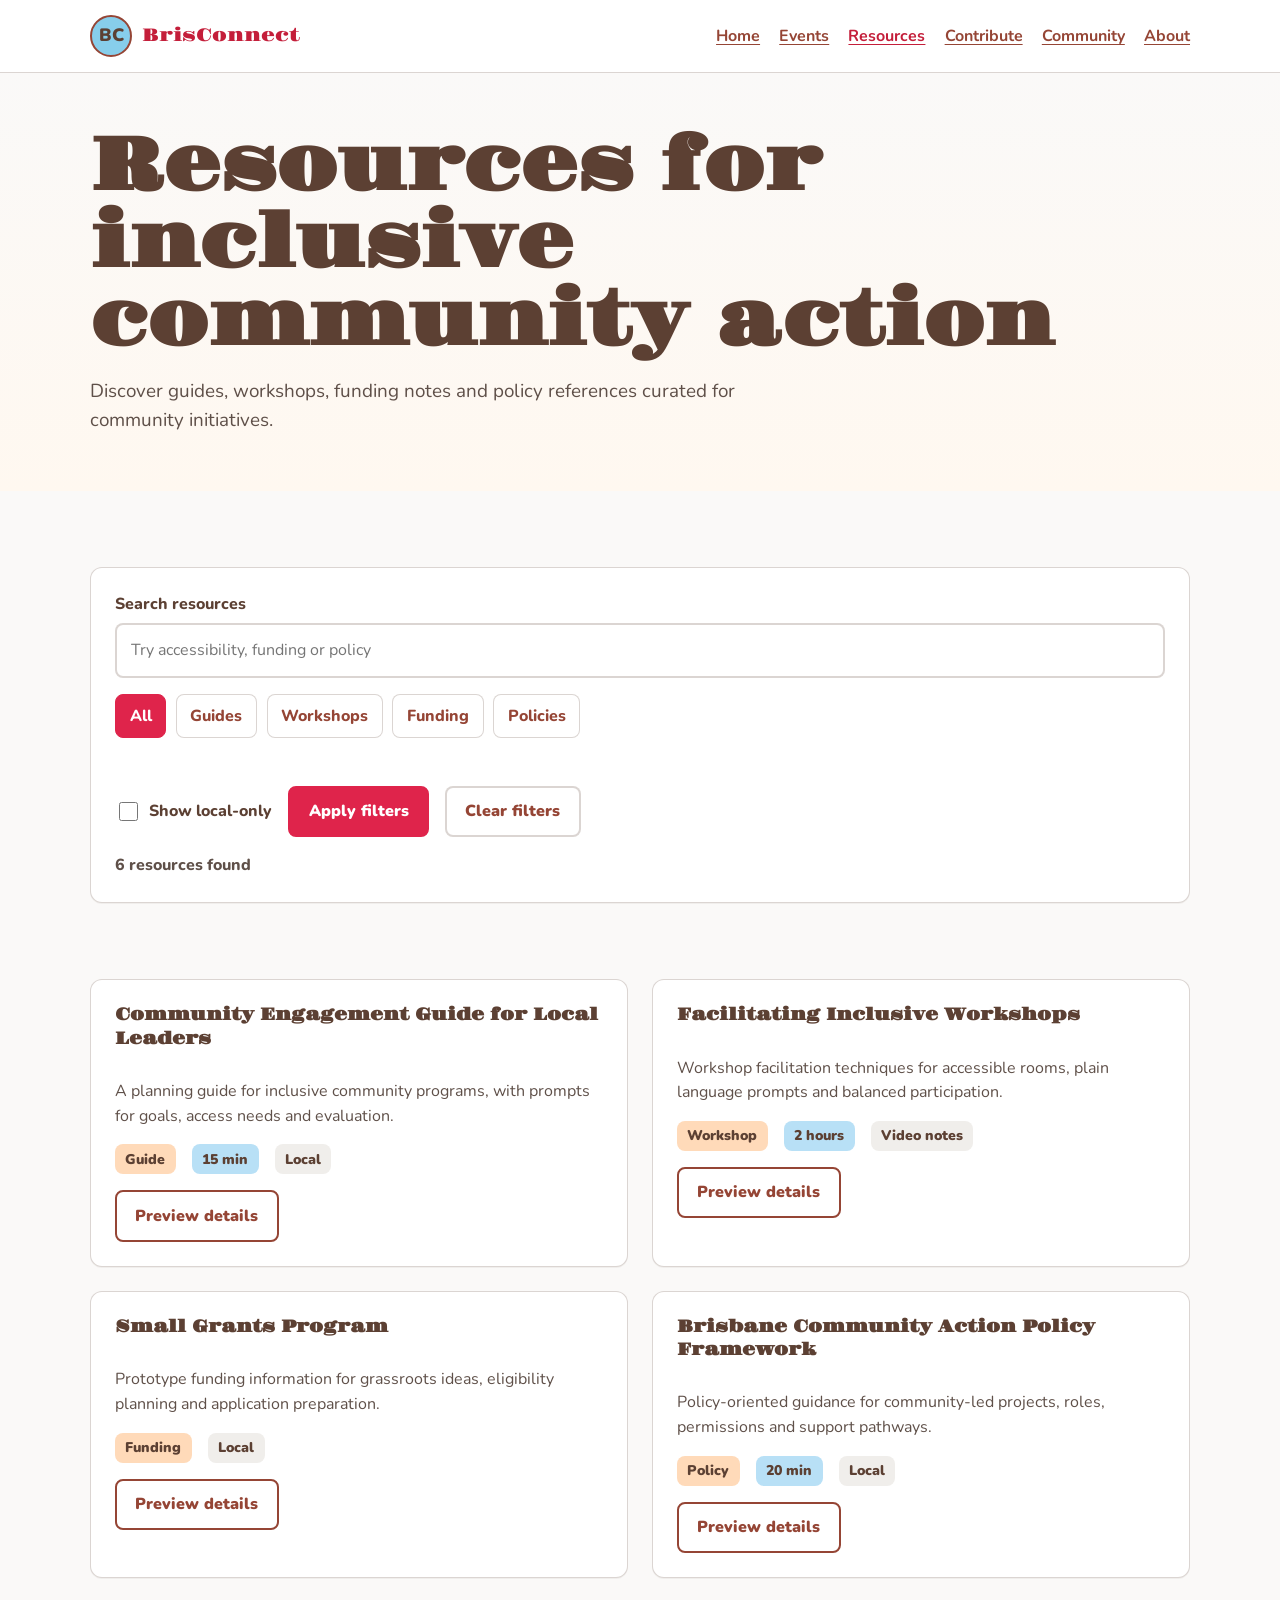
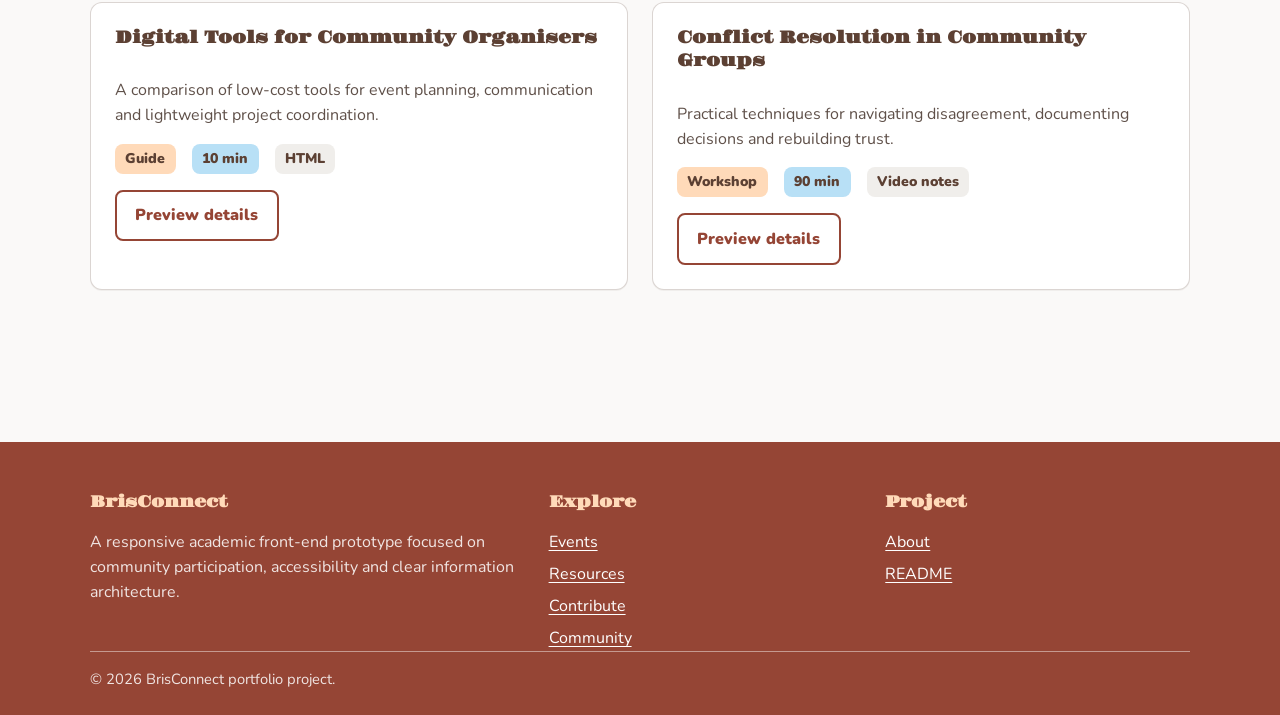
<file: resources.html>
<!DOCTYPE html>
<html lang="en-AU">
<head>
  <meta charset="UTF-8">
  <meta name="viewport" content="width=device-width, initial-scale=1.0">
  <meta name="description" content="Filter prototype community resources by keyword, type and local relevance in the BrisConnect portfolio project.">
  <title>Resources | BrisConnect</title>
  <link rel="preconnect" href="https://fonts.googleapis.com">
  <link rel="preconnect" href="https://fonts.gstatic.com" crossorigin>
  <link href="https://fonts.googleapis.com/css2?family=Gravitas+One&amp;family=Nunito:wght@400;600;700;800;900&amp;display=swap" rel="stylesheet">
  <link rel="icon" href="assets/favicons/brisconnect-icon.svg" type="image/svg+xml">
  <link rel="stylesheet" href="css/styles.css">
</head>
<body>
  <a class="skip-link" href="#main">Skip to main content</a>

  <header class="site-header">
    <div class="container site-header__inner">
      <a class="brand" href="index.html" aria-label="BrisConnect home">
        <span class="brand__mark" aria-hidden="true">BC</span>
        <span>BrisConnect</span>
      </a>
      <nav class="primary-nav" aria-label="Primary navigation">
        <ul>
          <li><a href="index.html">Home</a></li>
          <li><a href="events.html">Events</a></li>
          <li><a href="resources.html" aria-current="page">Resources</a></li>
          <li><a href="contribute.html">Contribute</a></li>
          <li><a href="community.html">Community</a></li>
          <li><a href="about.html">About</a></li>
        </ul>
      </nav>
    </div>
  </header>

  <main id="main">
    <section class="hero hero--compact">
      <div class="container">
        <h1 class="page-title">Resources for inclusive community action</h1>
        <p>Discover guides, workshops, funding notes and policy references curated for community initiatives.</p>
      </div>
    </section>

    <section class="section" aria-labelledby="resource-filter-heading">
      <div class="container">
        <h2 id="resource-filter-heading" class="sr-only">Filter resources</h2>
        <form id="resource-filters" class="filter-card" role="search" aria-label="Filter community resources" novalidate>
          <div class="field">
            <label for="search-resources">Search resources</label>
            <input id="search-resources" name="query" type="search" autocomplete="off" placeholder="Try accessibility, funding or policy">
          </div>

          <div class="filter-pills" role="group" aria-label="Resource type">
            <button class="pill" type="button" data-type="all" aria-pressed="true">All</button>
            <button class="pill" type="button" data-type="guide" aria-pressed="false">Guides</button>
            <button class="pill" type="button" data-type="workshop" aria-pressed="false">Workshops</button>
            <button class="pill" type="button" data-type="funding" aria-pressed="false">Funding</button>
            <button class="pill" type="button" data-type="policy" aria-pressed="false">Policies</button>
          </div>

          <div class="actions">
            <label class="checkbox-row">
              <input id="local-only" type="checkbox">
              Show local-only
            </label>
            <button class="btn btn--primary" type="submit">Apply filters</button>
            <button class="btn btn--quiet" type="button" id="clear-resource-filters">Clear filters</button>
          </div>
          <p id="resource-results-count" class="results-count" aria-live="polite"></p>
        </form>

        <p id="resource-preview" class="resource-note" role="status" aria-live="polite"></p>
        <div id="resources-empty" class="empty-state" hidden>No resources match your filters. Try a broader search or another category.</div>

        <section class="section" aria-labelledby="resource-results-heading">
          <h2 id="resource-results-heading" class="sr-only">Resource results</h2>
          <div id="resources-grid" class="grid grid--2">
            <article class="card resource-card" data-title="Community Engagement Guide for Local Leaders" data-type="guide" data-local="true">
              <h3>Community Engagement Guide for Local Leaders</h3>
              <p>A planning guide for inclusive community programs, with prompts for goals, access needs and evaluation.</p>
              <ul class="meta">
                <li><span class="tag">Guide</span></li>
                <li><span class="tag tag--blue">15 min</span></li>
                <li><span class="tag tag--neutral">Local</span></li>
              </ul>
              <div class="resource-actions">
                <button class="btn btn--outline" type="button" data-preview="Community Engagement Guide for Local Leaders">Preview details</button>
              </div>
            </article>

            <article class="card resource-card" data-title="Facilitating Inclusive Workshops" data-type="workshop" data-local="false">
              <h3>Facilitating Inclusive Workshops</h3>
              <p>Workshop facilitation techniques for accessible rooms, plain language prompts and balanced participation.</p>
              <ul class="meta">
                <li><span class="tag">Workshop</span></li>
                <li><span class="tag tag--blue">2 hours</span></li>
                <li><span class="tag tag--neutral">Video notes</span></li>
              </ul>
              <div class="resource-actions">
                <button class="btn btn--outline" type="button" data-preview="Facilitating Inclusive Workshops">Preview details</button>
              </div>
            </article>

            <article class="card resource-card" data-title="Small Grants Program" data-type="funding" data-local="true">
              <h3>Small Grants Program</h3>
              <p>Prototype funding information for grassroots ideas, eligibility planning and application preparation.</p>
              <ul class="meta">
                <li><span class="tag">Funding</span></li>
                <li><span class="tag tag--neutral">Local</span></li>
              </ul>
              <div class="resource-actions">
                <button class="btn btn--outline" type="button" data-preview="Small Grants Program">Preview details</button>
              </div>
            </article>

            <article class="card resource-card" data-title="Brisbane Community Action Policy Framework" data-type="policy" data-local="true">
              <h3>Brisbane Community Action Policy Framework</h3>
              <p>Policy-oriented guidance for community-led projects, roles, permissions and support pathways.</p>
              <ul class="meta">
                <li><span class="tag">Policy</span></li>
                <li><span class="tag tag--blue">20 min</span></li>
                <li><span class="tag tag--neutral">Local</span></li>
              </ul>
              <div class="resource-actions">
                <button class="btn btn--outline" type="button" data-preview="Brisbane Community Action Policy Framework">Preview details</button>
              </div>
            </article>

            <article class="card resource-card" data-title="Digital Tools for Community Organisers" data-type="guide" data-local="false">
              <h3>Digital Tools for Community Organisers</h3>
              <p>A comparison of low-cost tools for event planning, communication and lightweight project coordination.</p>
              <ul class="meta">
                <li><span class="tag">Guide</span></li>
                <li><span class="tag tag--blue">10 min</span></li>
                <li><span class="tag tag--neutral">HTML</span></li>
              </ul>
              <div class="resource-actions">
                <button class="btn btn--outline" type="button" data-preview="Digital Tools for Community Organisers">Preview details</button>
              </div>
            </article>

            <article class="card resource-card" data-title="Conflict Resolution in Community Groups" data-type="workshop" data-local="false">
              <h3>Conflict Resolution in Community Groups</h3>
              <p>Practical techniques for navigating disagreement, documenting decisions and rebuilding trust.</p>
              <ul class="meta">
                <li><span class="tag">Workshop</span></li>
                <li><span class="tag tag--blue">90 min</span></li>
                <li><span class="tag tag--neutral">Video notes</span></li>
              </ul>
              <div class="resource-actions">
                <button class="btn btn--outline" type="button" data-preview="Conflict Resolution in Community Groups">Preview details</button>
              </div>
            </article>
          </div>
        </section>
      </div>
    </section>
  </main>

  <footer class="site-footer">
    <div class="container">
      <div class="footer-grid">
        <section>
          <h2>BrisConnect</h2>
          <p>A responsive academic front-end prototype focused on community participation, accessibility and clear information architecture.</p>
        </section>
        <section>
          <h3>Explore</h3>
          <ul>
            <li><a href="events.html">Events</a></li>
            <li><a href="resources.html">Resources</a></li>
            <li><a href="contribute.html">Contribute</a></li>
            <li><a href="community.html">Community</a></li>
          </ul>
        </section>
        <section>
          <h3>Project</h3>
          <ul>
            <li><a href="about.html">About</a></li>
            <li><a href="README.md">README</a></li>
          </ul>
        </section>
      </div>
      <p class="footer-meta">&copy; <span id="year">2026</span> BrisConnect portfolio project.</p>
    </div>
  </footer>

  <script type="module" src="js/main.js"></script>
  <script type="module" src="js/resources.js"></script>
</body>
</html>
</file>
<file: css/styles.css>
:root {
  --paper: #faf9f8;
  --paper-warm: #fff8f0;
  --white: #ffffff;
  --ink: #0a0a0a;
  --muted: #5f5049;
  --chestnut: #954535;
  --chestnut-dark: #5c4033;
  --amaranth: #df244b;
  --amaranth-dark: #c41e3a;
  --sky: #87ceeb;
  --peach: #ffdab9;
  --lime: #c7ea46;
  --border: rgba(92, 64, 51, 0.22);
  --shadow: 0 8px 24px rgba(92, 64, 51, 0.12);
  --font-heading: "Gravitas One", Georgia, serif;
  --font-body: "Nunito", system-ui, -apple-system, BlinkMacSystemFont, "Segoe UI", sans-serif;
  --radius: 8px;
  --radius-lg: 12px;
  --space-1: 0.5rem;
  --space-2: 0.75rem;
  --space-3: 1rem;
  --space-4: 1.5rem;
  --space-5: 2rem;
  --space-6: 3rem;
  --container: 1100px;
}

*,
*::before,
*::after {
  box-sizing: border-box;
}

html {
  min-width: 320px;
  scroll-behavior: smooth;
}

body {
  margin: 0;
  font-family: var(--font-body);
  font-size: 16px;
  line-height: 1.55;
  color: var(--ink);
  background: var(--paper);
}

img,
svg {
  display: block;
  max-width: 100%;
}

a {
  color: inherit;
  text-decoration: underline;
  text-underline-offset: 0.18em;
}

button,
input,
textarea,
select {
  font: inherit;
}

button {
  cursor: pointer;
}

:focus-visible {
  outline: 3px solid var(--amaranth);
  outline-offset: 3px;
}

.container {
  width: min(100% - 2rem, var(--container));
  margin-inline: auto;
}

.narrow {
  width: min(100% - 2rem, 820px);
}

.skip-link {
  position: absolute;
  left: 1rem;
  top: 1rem;
  z-index: 20;
  transform: translateY(-160%);
  background: var(--white);
  border: 2px solid var(--chestnut);
  border-radius: var(--radius);
  padding: 0.65rem 0.9rem;
  font-weight: 800;
}

.skip-link:focus {
  transform: translateY(0);
}

.sr-only {
  position: absolute;
  width: 1px;
  height: 1px;
  padding: 0;
  margin: -1px;
  overflow: hidden;
  clip: rect(0, 0, 0, 0);
  white-space: nowrap;
  border: 0;
}

.site-header {
  background: var(--white);
  border-bottom: 1px solid var(--border);
  box-shadow: 0 1px 2px rgba(0, 0, 0, 0.06);
}

.site-header__inner {
  min-height: 72px;
  display: flex;
  align-items: center;
  justify-content: space-between;
  gap: var(--space-4);
  padding-block: 0.75rem;
}

.brand {
  display: inline-flex;
  align-items: center;
  gap: 0.65rem;
  color: var(--amaranth-dark);
  font-family: var(--font-heading);
  font-size: 1.12rem;
  text-decoration: none;
  white-space: nowrap;
}

.brand__mark {
  width: 42px;
  height: 42px;
  border: 2px solid var(--chestnut);
  border-radius: 50%;
  display: grid;
  place-items: center;
  background: var(--sky);
  color: var(--chestnut-dark);
  font-family: var(--font-body);
  font-weight: 900;
}

.primary-nav ul {
  display: flex;
  align-items: center;
  justify-content: flex-end;
  flex-wrap: wrap;
  gap: 0.75rem 1.2rem;
  list-style: none;
  margin: 0;
  padding: 0;
}

.primary-nav a {
  color: var(--chestnut);
  font-weight: 700;
}

.primary-nav a[aria-current="page"] {
  color: var(--amaranth-dark);
}

.hero {
  padding: clamp(2.4rem, 7vw, 5.2rem) 0;
  background: linear-gradient(180deg, var(--paper) 0%, var(--paper-warm) 100%);
}

.hero--compact {
  padding: clamp(2rem, 5vw, 3.5rem) 0;
}

.hero__grid {
  display: grid;
  grid-template-columns: minmax(0, 1fr) auto;
  align-items: center;
  gap: var(--space-5);
}

.hero h1,
.page-title,
.section-title,
.card h2,
.card h3 {
  font-family: var(--font-heading);
  color: var(--chestnut-dark);
  letter-spacing: 0;
}

.hero h1,
.page-title {
  margin: 0;
  font-size: clamp(2.2rem, 7vw, 4.6rem);
  line-height: 1.05;
}

.hero p {
  max-width: 720px;
  margin: var(--space-3) 0 0;
  font-size: clamp(1rem, 2vw, 1.18rem);
  color: var(--muted);
}

.badge {
  width: clamp(92px, 18vw, 132px);
  aspect-ratio: 1;
  border-radius: 50%;
  display: grid;
  place-items: center;
  border: 3px solid var(--chestnut);
  background: var(--sky);
  color: var(--chestnut-dark);
  font-weight: 900;
  text-align: center;
  box-shadow: var(--shadow);
}

.badge span {
  display: block;
  font-size: 0.78rem;
  line-height: 1.2;
}

.actions {
  display: flex;
  flex-wrap: wrap;
  gap: var(--space-3);
  margin-top: var(--space-5);
}

.btn {
  min-height: 48px;
  display: inline-flex;
  align-items: center;
  justify-content: center;
  gap: 0.5rem;
  padding: 0.7rem 1.15rem;
  border: 2px solid transparent;
  border-radius: var(--radius);
  font-weight: 900;
  text-decoration: none;
  transition: transform 160ms ease, background 160ms ease, border-color 160ms ease, color 160ms ease;
}

.btn:hover {
  transform: translateY(-1px);
}

.btn--primary {
  background: var(--amaranth);
  border-color: var(--amaranth);
  color: var(--white);
}

.btn--primary:hover {
  background: var(--amaranth-dark);
  border-color: var(--amaranth-dark);
}

.btn--outline {
  background: transparent;
  border-color: var(--chestnut);
  color: var(--chestnut);
}

.btn--outline:hover {
  background: var(--chestnut);
  color: var(--white);
}

.btn--quiet {
  background: var(--white);
  border-color: var(--border);
  color: var(--chestnut);
}

.section {
  padding: clamp(2.5rem, 6vw, 4.75rem) 0;
}

.section--white {
  background: var(--white);
}

.section-title {
  margin: 0 0 var(--space-4);
  font-size: clamp(1.35rem, 3vw, 2rem);
  line-height: 1.25;
}

.lede {
  max-width: 760px;
  margin: 0 0 var(--space-4);
  color: var(--muted);
  font-size: 1.08rem;
}

.grid {
  display: grid;
  gap: var(--space-4);
}

.grid--2 {
  grid-template-columns: repeat(2, minmax(0, 1fr));
}

.grid--3 {
  grid-template-columns: repeat(3, minmax(0, 1fr));
}

.card,
.figure-card,
.form-card,
.filter-card {
  background: var(--white);
  border: 1px solid var(--border);
  border-radius: var(--radius-lg);
  box-shadow: 0 1px 0 rgba(92, 64, 51, 0.06);
}

.card {
  padding: var(--space-4);
}

.card h2,
.card h3 {
  margin: 0 0 var(--space-2);
  font-size: 1.08rem;
  line-height: 1.35;
}

.card p {
  margin: 0;
  color: var(--muted);
}

.icon-circle {
  width: 52px;
  height: 52px;
  display: grid;
  place-items: center;
  margin-bottom: var(--space-3);
  border-radius: 50%;
  background: var(--peach);
  color: var(--amaranth-dark);
}

.story-card,
.figure-card {
  overflow: hidden;
}

.story-card img,
.figure-card img {
  width: 100%;
  aspect-ratio: 4 / 3;
  object-fit: cover;
}

.story-card figcaption,
.figure-card figcaption {
  padding: var(--space-3);
  color: var(--muted);
}

.newsletter {
  max-width: 760px;
  margin-inline: auto;
  padding: var(--space-5);
  text-align: left;
}

.form-grid,
.form-card {
  display: grid;
  gap: var(--space-4);
}

.form-card {
  padding: var(--space-5);
}

.field {
  display: grid;
  gap: 0.4rem;
}

.field label,
.checkbox-row,
.radio-row {
  font-weight: 800;
  color: var(--chestnut-dark);
}

.field small,
.help-text {
  color: var(--muted);
}

.field input,
.field textarea,
.field select {
  width: 100%;
  border: 2px solid var(--border);
  border-radius: var(--radius);
  padding: 0.8rem 0.9rem;
  background: var(--white);
  color: var(--ink);
}

.field textarea {
  min-height: 140px;
  resize: vertical;
}

.field [aria-invalid="true"] {
  border-color: var(--amaranth-dark);
}

.field-error {
  margin: 0;
  color: var(--amaranth-dark);
  font-weight: 800;
}

.checkbox-list {
  display: flex;
  flex-wrap: wrap;
  gap: 0.65rem 1rem;
  border: 0;
  margin: 0;
  padding: 0;
}

.checkbox-list legend {
  font-weight: 800;
  color: var(--chestnut-dark);
  margin-bottom: 0.45rem;
}

.checkbox-row,
.radio-row {
  display: inline-flex;
  align-items: center;
  gap: 0.5rem;
}

.checkbox-row input,
.radio-row input {
  width: 1.2rem;
  height: 1.2rem;
  accent-color: var(--amaranth);
}

.feedback {
  margin: 0;
  min-height: 1.5rem;
  font-weight: 800;
}

.feedback[data-state="success"] {
  color: #146c2e;
}

.feedback[data-state="error"] {
  color: var(--amaranth-dark);
}

.filter-card {
  display: grid;
  gap: var(--space-3);
  padding: var(--space-4);
}

.filter-row {
  display: grid;
  grid-template-columns: minmax(0, 1fr) auto auto;
  gap: var(--space-3);
  align-items: end;
}

.filter-pills {
  display: flex;
  flex-wrap: wrap;
  gap: 0.6rem;
}

.pill {
  min-height: 42px;
  border: 1px solid var(--border);
  border-radius: var(--radius);
  background: var(--white);
  color: var(--chestnut);
  padding: 0.55rem 0.85rem;
  font-weight: 800;
}

.pill[aria-pressed="true"] {
  background: var(--amaranth);
  border-color: var(--amaranth);
  color: var(--white);
}

.results-count {
  margin: 0;
  color: var(--muted);
  font-weight: 800;
}

.empty-state {
  margin-top: var(--space-4);
  padding: var(--space-4);
  border: 2px dashed var(--border);
  border-radius: var(--radius-lg);
  background: var(--white);
  color: var(--muted);
  font-weight: 800;
}

.event-card,
.resource-card,
.voice-card {
  display: grid;
  gap: var(--space-3);
  align-content: start;
}

.event-card .meta,
.resource-card .meta,
.voice-card .meta {
  display: flex;
  flex-wrap: wrap;
  gap: 0.5rem 1rem;
  list-style: none;
  margin: 0;
  padding: 0;
  color: var(--muted);
}

.tag {
  display: inline-flex;
  align-items: center;
  min-height: 30px;
  padding: 0.25rem 0.65rem;
  border-radius: var(--radius);
  background: var(--peach);
  color: var(--chestnut-dark);
  font-weight: 900;
  font-size: 0.88rem;
}

.tag--free {
  background: var(--lime);
}

.tag--blue {
  background: #b8e0f6;
}

.tag--neutral {
  background: #f0eeeb;
}

.resource-actions {
  display: flex;
  flex-wrap: wrap;
  align-items: center;
  gap: var(--space-2);
}

.resource-note {
  margin: 0;
  color: var(--muted);
  font-weight: 800;
}

.dropzone {
  width: 100%;
  display: grid;
  place-items: center;
  gap: 0.25rem;
  min-height: 150px;
  border: 2px dashed rgba(149, 69, 53, 0.35);
  border-radius: var(--radius-lg);
  background: #fffdfb;
  color: inherit;
  text-align: center;
  padding: var(--space-4);
}

.dropzone.is-dragover {
  background: var(--peach);
}

.dropzone__text {
  color: var(--chestnut);
  font-weight: 900;
}

.dropzone__hint {
  color: var(--muted);
}

.form-layout {
  display: grid;
  grid-template-columns: minmax(0, 2fr) minmax(260px, 1fr);
  gap: var(--space-5);
  align-items: start;
}

.sidebar {
  display: grid;
  gap: var(--space-4);
}

.table-wrap {
  overflow-x: auto;
  border: 1px solid var(--border);
  border-radius: var(--radius-lg);
  background: var(--white);
}

table {
  width: 100%;
  min-width: 650px;
  border-collapse: collapse;
}

th,
td {
  padding: 0.9rem;
  border-bottom: 1px solid var(--border);
  text-align: left;
  vertical-align: top;
}

th {
  background: #b8e0f6;
  color: var(--chestnut-dark);
}

tr:last-child td {
  border-bottom: 0;
}

.site-footer {
  background: var(--chestnut);
  color: var(--white);
  padding: var(--space-6) 0 var(--space-4);
}

.footer-grid {
  display: grid;
  grid-template-columns: 1.4fr 1fr 1fr;
  gap: var(--space-5);
}

.site-footer h2,
.site-footer h3 {
  margin: 0 0 var(--space-3);
  font-family: var(--font-heading);
  color: var(--peach);
  font-size: 1rem;
}

.site-footer p {
  margin: 0;
  color: rgba(255, 255, 255, 0.86);
}

.site-footer ul {
  list-style: none;
  margin: 0;
  padding: 0;
  display: grid;
  gap: 0.45rem;
}

.site-footer a:hover {
  color: var(--peach);
}

.footer-meta {
  margin-top: var(--space-5);
  padding-top: var(--space-3);
  border-top: 1px solid rgba(255, 255, 255, 0.45);
  font-size: 0.92rem;
}

[hidden] {
  display: none !important;
}

@media (max-width: 900px) {
  .site-header__inner,
  .hero__grid,
  .form-layout,
  .footer-grid {
    grid-template-columns: 1fr;
  }

  .site-header__inner {
    align-items: flex-start;
    display: grid;
  }

  .primary-nav ul {
    justify-content: flex-start;
  }

  .grid--3 {
    grid-template-columns: repeat(2, minmax(0, 1fr));
  }

  .filter-row {
    grid-template-columns: 1fr;
  }
}

@media (max-width: 640px) {
  .container,
  .narrow {
    width: min(100% - 1rem, var(--container));
  }

  .site-header__inner {
    gap: var(--space-3);
  }

  .primary-nav ul {
    gap: 0.55rem 0.85rem;
  }

  .primary-nav a {
    font-size: 0.95rem;
  }

  .hero {
    padding-top: 2rem;
  }

  .hero__grid {
    gap: var(--space-4);
  }

  .badge {
    width: 96px;
  }

  .grid--2,
  .grid--3 {
    grid-template-columns: 1fr;
  }

  .card,
  .form-card,
  .filter-card,
  .newsletter {
    padding: var(--space-3);
  }

  .actions,
  .form-actions,
  .resource-actions {
    flex-direction: column;
    align-items: stretch;
  }

  .btn {
    width: 100%;
  }
}
</file>
